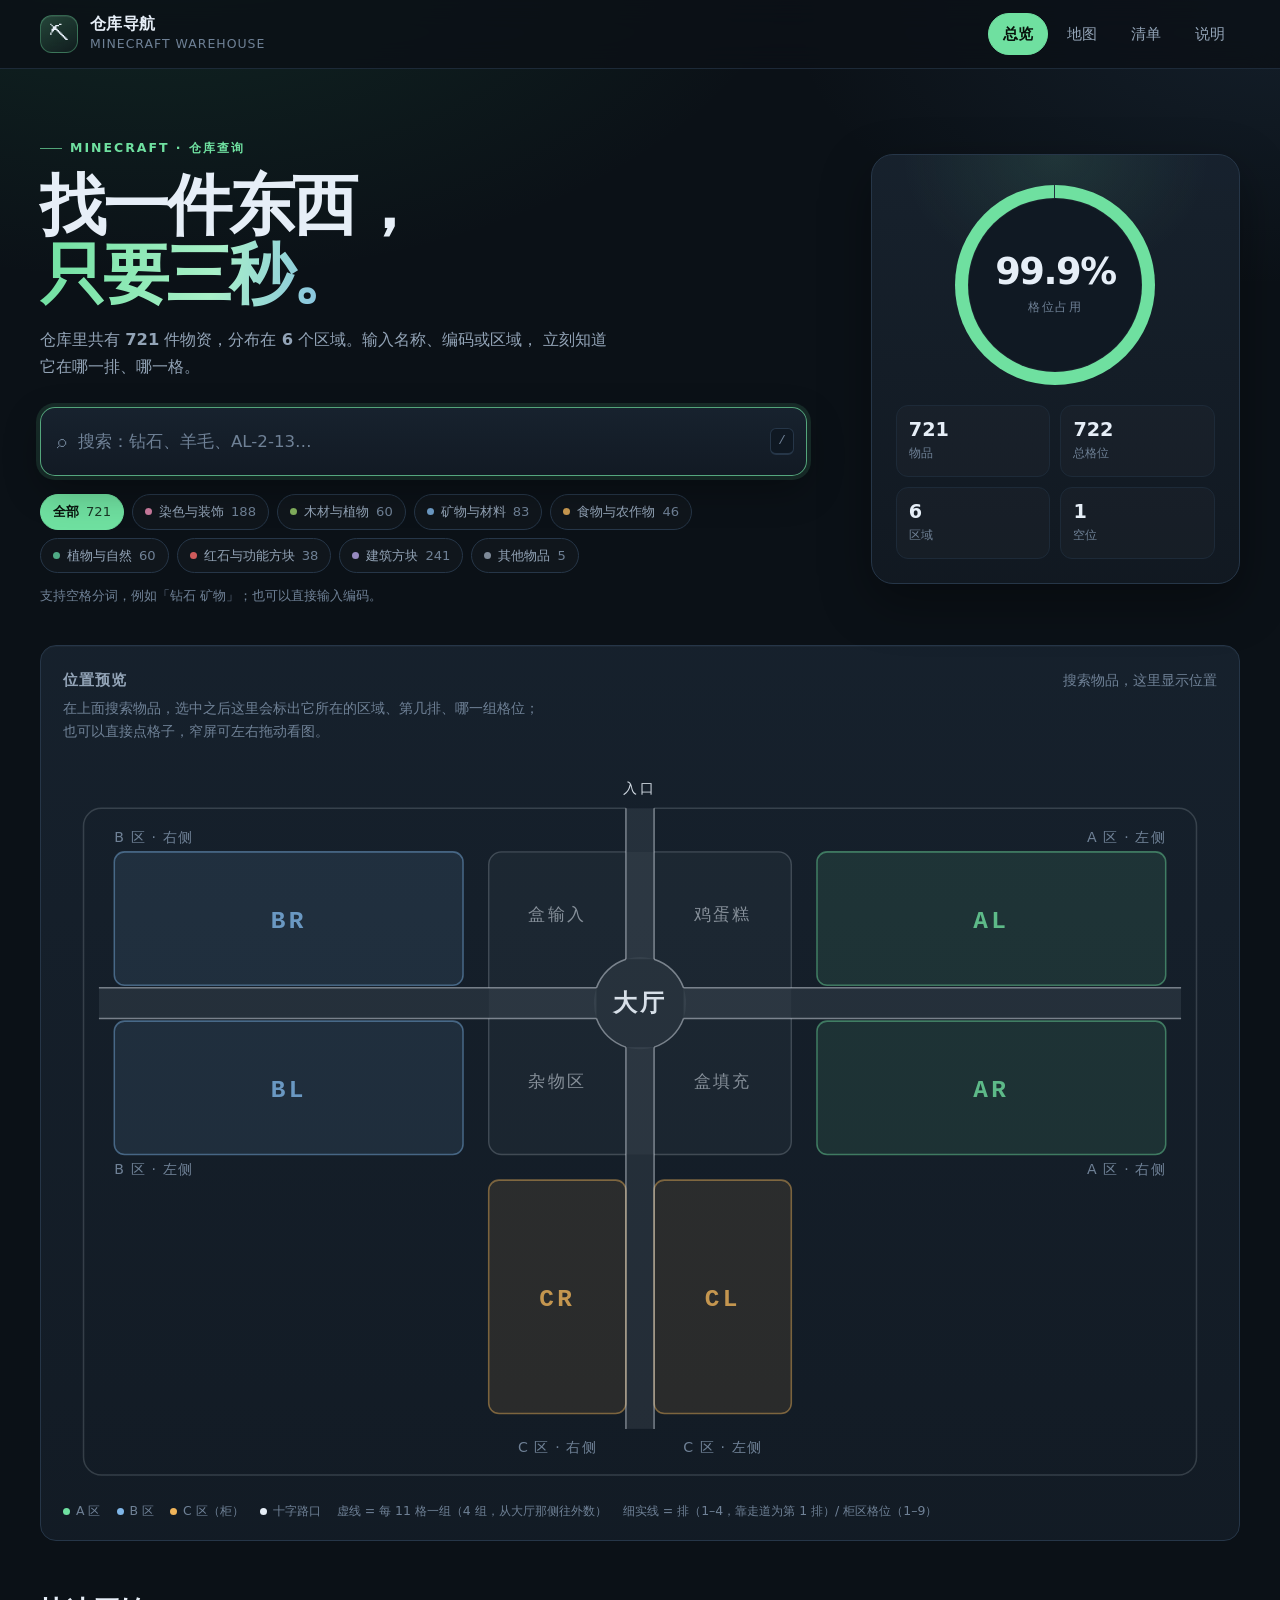
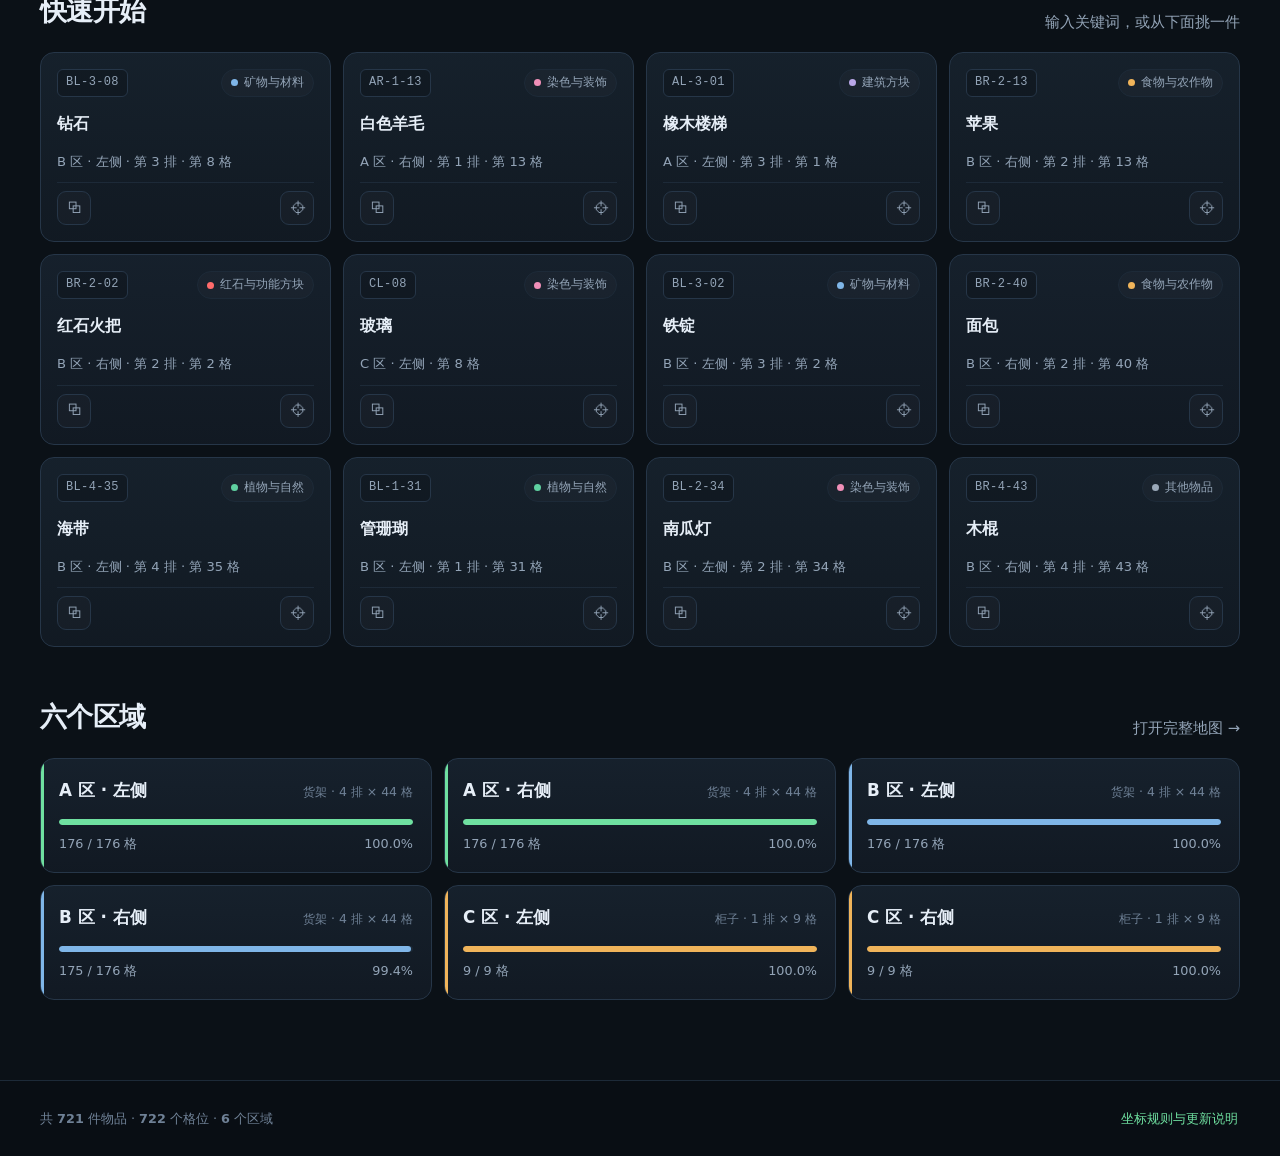
<file: index.html>
<!doctype html>
<html lang="zh-CN">
<head>
  <meta charset="utf-8">
  <meta name="viewport" content="width=device-width, initial-scale=1">
  <title>仓库导航 · Minecraft 物资仓库</title>
  <meta name="description" content="721 件 Minecraft 物资的仓库位置查询：按名称、编码或区域快速定位到排与格。">
  <meta name="theme-color" content="#0b1117">
  <meta property="og:title" content="仓库导航 · Minecraft 物资仓库">
  <meta property="og:description" content="721 件物资，6 个区域。输入名称、编码或区域，立刻知道它在哪里。">
  <meta property="og:type" content="website">
  <link rel="icon" href="data:image/svg+xml,%3Csvg xmlns='http://www.w3.org/2000/svg' viewBox='0 0 64 64'%3E%3Crect width='64' height='64' rx='14' fill='%230b1117'/%3E%3Cpath d='M18 46 L42 22' stroke='%236fe0a0' stroke-width='6' stroke-linecap='round'/%3E%3Cpath d='M26 16 C36 12 46 16 50 24 C42 30 34 28 30 22' fill='none' stroke='%236fe0a0' stroke-width='6' stroke-linecap='round'/%3E%3C/svg%3E">
  <link rel="stylesheet" href="assets/site.css">
</head>
<body data-page="index">
  <a class="skip-link" href="#main">跳到主要内容</a>

  <header class="site-header">
    <div class="shell header-inner">
      <a class="brand" href="index.html">
        <span class="brand-mark" aria-hidden="true">⛏</span>
        <span>
          <strong>仓库导航</strong>
          <small>Minecraft Warehouse</small>
        </span>
      </a>
      <nav class="site-nav" aria-label="主要导航">
        <a href="index.html" data-nav="index" aria-current="page">总览</a>
        <a href="map.html" data-nav="map">地图</a>
        <a href="items.html" data-nav="items">清单</a>
        <a href="about.html" data-nav="about">说明</a>
      </nav>
    </div>
  </header>

  <main id="main" class="page">
    <div class="shell">
      <section class="hero" aria-labelledby="hero-title">
        <div class="hero-copy">
          <p class="eyebrow">Minecraft · 仓库查询</p>
          <h1 id="hero-title">找一件东西，<br><span>只要三秒。</span></h1>
          <p class="lede">
            仓库里共有 <strong data-stat="used">721</strong> 件物资，分布在
            <strong data-stat="zones">6</strong> 个区域。输入名称、编码或区域，
            立刻知道它在哪一排、哪一格。
          </p>

          <form class="search-form" id="search-form" role="search">
            <span class="search-icon" aria-hidden="true">⌕</span>
            <label class="sr-only" for="q">搜索物品</label>
            <input id="q" name="q" type="search" placeholder="搜索：钻石、羊毛、AL-2-13…"
                   autocomplete="off" spellcheck="false" autofocus>
            <button type="button" class="clear-btn" id="clear-btn" hidden>清除</button>
            <kbd>/</kbd>
          </form>

          <div class="chips" id="cat-chips" role="group" aria-label="按分类筛选"></div>
          <p class="hint">支持空格分词，例如「钻石 矿物」；也可以直接输入编码。</p>
        </div>

        <aside class="hero-panel" aria-label="仓库占用情况">
          <div class="ring" id="ring">
            <div class="ring-inner">
              <strong id="ring-rate">—</strong>
              <span>格位占用</span>
            </div>
          </div>
          <div class="mini-stats">
            <div class="mini-stat"><strong data-stat="used">721</strong><span>物品</span></div>
            <div class="mini-stat"><strong data-stat="total">722</strong><span>总格位</span></div>
            <div class="mini-stat"><strong data-stat="zones">6</strong><span>区域</span></div>
            <div class="mini-stat"><strong data-stat="empty">1</strong><span>空位</span></div>
          </div>
        </aside>
      </section>

      <section class="panel schematic-card" aria-labelledby="home-schematic-title">
        <div class="schematic-head">
          <div>
            <h2 id="home-schematic-title">位置预览</h2>
            <p>在上面搜索物品，选中之后这里会标出它所在的区域、第几排、哪一组格位；也可以直接点格子，窄屏可左右拖动看图。</p>
          </div>
          <p class="schematic-readout idle" data-schematic-readout>搜索物品，这里显示位置</p>
        </div>
        <div class="schematic-host" data-schematic></div>
        <div class="schematic-legend">
          <span><i class="dot" style="background:#6fe0a0"></i>A 区</span>
          <span><i class="dot" style="background:#7fb6e8"></i>B 区</span>
          <span><i class="dot" style="background:#f0b45a"></i>C 区（柜）</span>
          <span><i class="dot" style="background:#e6eef7"></i>十字路口</span>
          <span>虚线 = 每 11 格一组（4 组，从大厅那侧往外数）</span>
          <span>细实线 = 排（1–4，靠走道为第 1 排）/ 柜区格位（1–9）</span>
        </div>
      </section>

      <section class="section" id="results-section" aria-labelledby="results-title">
        <div class="section-head">
          <h2 id="results-title">快速开始</h2>
          <p id="result-count" aria-live="polite">输入关键词，或从下面挑一件</p>
        </div>
        <div class="result-grid" id="results"></div>
        <div class="empty" id="empty" hidden></div>
      </section>

      <section class="section" id="recent-section" aria-labelledby="recent-title" hidden>
        <div class="section-head">
          <h2 id="recent-title">最近查看</h2>
          <button type="button" class="btn ghost small" id="clear-recent">清空记录</button>
        </div>
        <div class="recent-list" id="recent-list"></div>
      </section>

      <section class="section" aria-labelledby="zones-title">
        <div class="section-head">
          <h2 id="zones-title">六个区域</h2>
          <a href="map.html">打开完整地图 →</a>
        </div>
        <div class="zone-grid" id="zone-grid"></div>
      </section>
    </div>
  </main>

  <footer class="site-footer">
    <div class="shell footer-inner">
      <p>
        共 <strong data-stat="used">721</strong> 件物品 ·
        <strong data-stat="total">722</strong> 个格位 ·
        <strong data-stat="zones">6</strong> 个区域
      </p>
      <p><a href="about.html">坐标规则与更新说明</a></p>
    </div>
  </footer>

  <script src="assets/data.js"></script>
  <script src="assets/core.js"></script>
  <script src="assets/ui.js"></script>
  <script src="assets/schematic.js"></script>
  <script src="assets/index.js"></script>
</body>
</html>
</file>
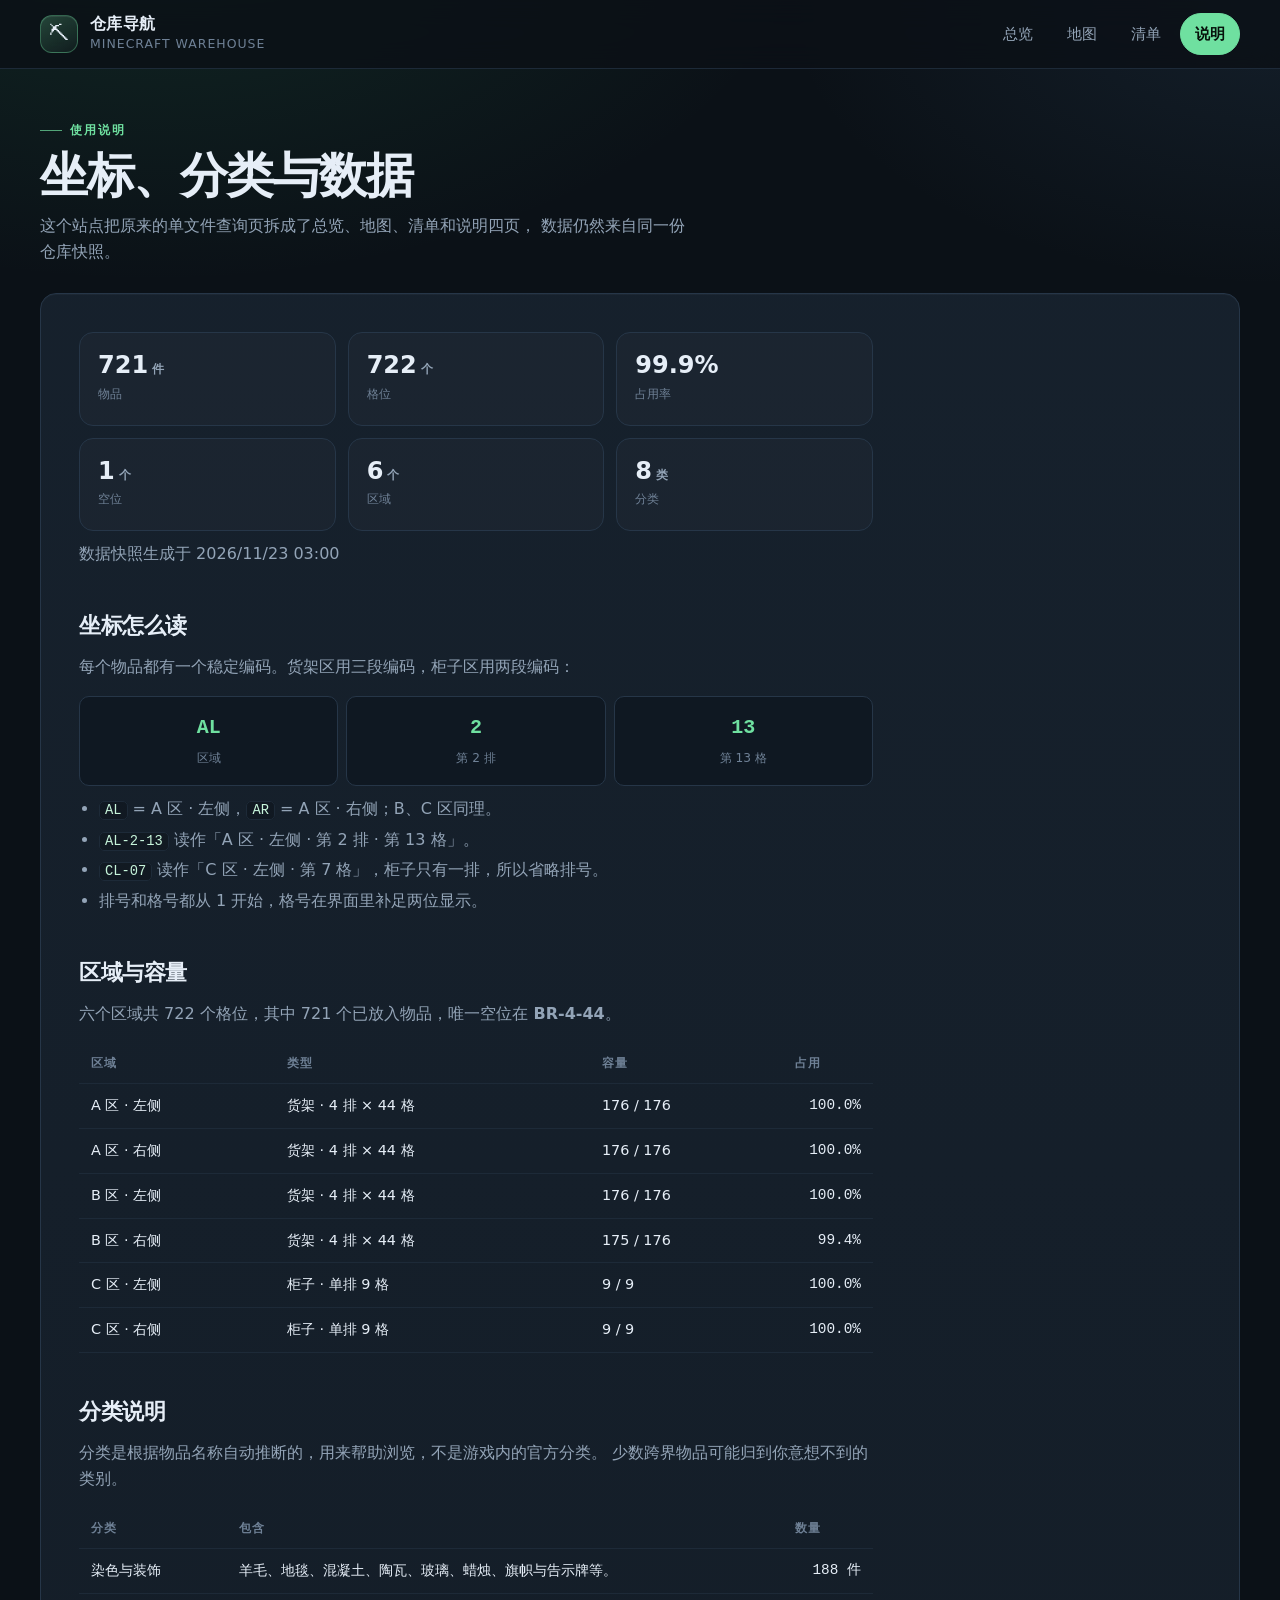
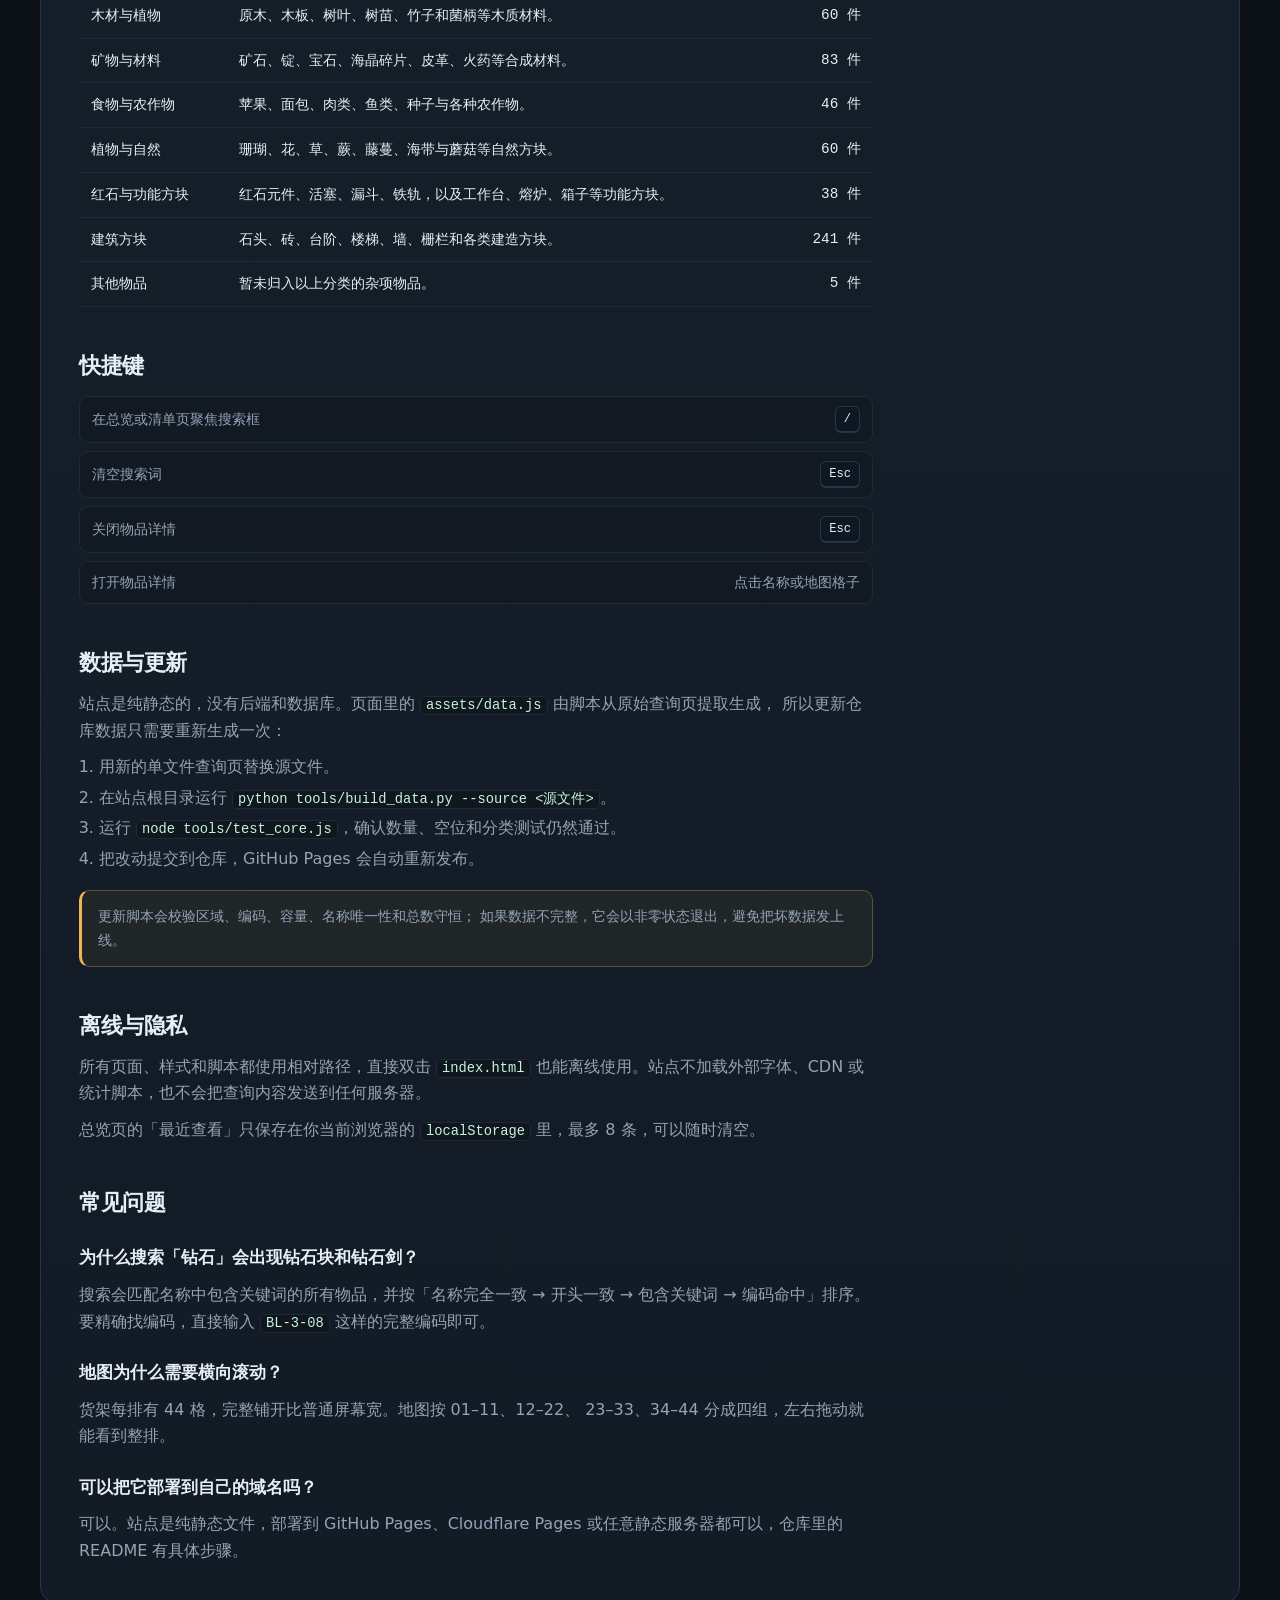
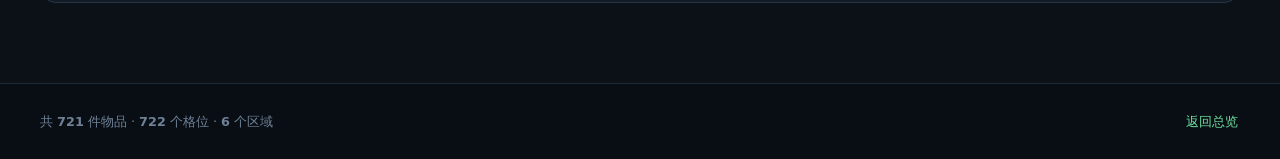
<file: about.html>
<!doctype html>
<html lang="zh-CN">
<head>
  <meta charset="utf-8">
  <meta name="viewport" content="width=device-width, initial-scale=1">
  <title>说明 · 仓库导航</title>
  <meta name="description" content="仓库导航的坐标规则、区域容量、分类说明、快捷键与数据更新方式。">
  <meta name="theme-color" content="#0b1117">
  <meta property="og:title" content="说明 · 仓库导航">
  <meta property="og:description" content="坐标规则、区域容量、分类说明与数据更新方式。">
  <meta property="og:type" content="website">
  <link rel="icon" href="data:image/svg+xml,%3Csvg xmlns='http://www.w3.org/2000/svg' viewBox='0 0 64 64'%3E%3Crect width='64' height='64' rx='14' fill='%230b1117'/%3E%3Cpath d='M18 46 L42 22' stroke='%236fe0a0' stroke-width='6' stroke-linecap='round'/%3E%3Cpath d='M26 16 C36 12 46 16 50 24 C42 30 34 28 30 22' fill='none' stroke='%236fe0a0' stroke-width='6' stroke-linecap='round'/%3E%3C/svg%3E">
  <link rel="stylesheet" href="assets/site.css">
</head>
<body data-page="about">
  <a class="skip-link" href="#main">跳到主要内容</a>

  <header class="site-header">
    <div class="shell header-inner">
      <a class="brand" href="index.html">
        <span class="brand-mark" aria-hidden="true">⛏</span>
        <span>
          <strong>仓库导航</strong>
          <small>Minecraft Warehouse</small>
        </span>
      </a>
      <nav class="site-nav" aria-label="主要导航">
        <a href="index.html" data-nav="index">总览</a>
        <a href="map.html" data-nav="map">地图</a>
        <a href="items.html" data-nav="items">清单</a>
        <a href="about.html" data-nav="about" aria-current="page">说明</a>
      </nav>
    </div>
  </header>

  <main id="main" class="page">
    <div class="shell">
      <div class="page-head">
        <div>
          <p class="eyebrow">使用说明</p>
          <h1>坐标、分类与数据</h1>
          <p class="lede">
            这个站点把原来的单文件查询页拆成了总览、地图、清单和说明四页，
            数据仍然来自同一份仓库快照。
          </p>
        </div>
      </div>

      <article class="panel prose-panel">
        <div class="prose">
          <div class="info-grid" id="about-stats"></div>
          <p class="faint" id="generated-at"></p>

          <h2>坐标怎么读</h2>
          <p>
            每个物品都有一个稳定编码。货架区用三段编码，柜子区用两段编码：
          </p>
          <div class="coord-example" aria-label="编码 AL-2-13 的拆解">
            <div class="coord-cell"><strong>AL</strong><span>区域</span></div>
            <div class="coord-cell"><strong>2</strong><span>第 2 排</span></div>
            <div class="coord-cell"><strong>13</strong><span>第 13 格</span></div>
          </div>
          <ul>
            <li><code>AL</code> = A 区 · 左侧，<code>AR</code> = A 区 · 右侧；B、C 区同理。</li>
            <li><code>AL-2-13</code> 读作「A 区 · 左侧 · 第 2 排 · 第 13 格」。</li>
            <li><code>CL-07</code> 读作「C 区 · 左侧 · 第 7 格」，柜子只有一排，所以省略排号。</li>
            <li>排号和格号都从 1 开始，格号在界面里补足两位显示。</li>
          </ul>

          <h2>区域与容量</h2>
          <p>
            六个区域共 722 个格位，其中 721 个已放入物品，唯一空位在
            <strong>BR-4-44</strong>。
          </p>
          <table class="cat-table">
            <thead>
              <tr>
                <th scope="col">区域</th>
                <th scope="col">类型</th>
                <th scope="col">容量</th>
                <th scope="col">占用</th>
              </tr>
            </thead>
            <tbody id="zone-rows"></tbody>
          </table>

          <h2>分类说明</h2>
          <p>
            分类是根据物品名称自动推断的，用来帮助浏览，不是游戏内的官方分类。
            少数跨界物品可能归到你意想不到的类别。
          </p>
          <table class="cat-table">
            <thead>
              <tr>
                <th scope="col">分类</th>
                <th scope="col">包含</th>
                <th scope="col">数量</th>
              </tr>
            </thead>
            <tbody id="cat-rows"></tbody>
          </table>

          <h2>快捷键</h2>
          <div class="kbd-list">
            <div class="kbd-row"><span>在总览或清单页聚焦搜索框</span><kbd>/</kbd></div>
            <div class="kbd-row"><span>清空搜索词</span><kbd>Esc</kbd></div>
            <div class="kbd-row"><span>关闭物品详情</span><kbd>Esc</kbd></div>
            <div class="kbd-row"><span>打开物品详情</span><span>点击名称或地图格子</span></div>
          </div>

          <h2>数据与更新</h2>
          <p>
            站点是纯静态的，没有后端和数据库。页面里的
            <code>assets/data.js</code> 由脚本从原始查询页提取生成，
            所以更新仓库数据只需要重新生成一次：
          </p>
          <ol>
            <li>用新的单文件查询页替换源文件。</li>
            <li>在站点根目录运行 <code>python tools/build_data.py --source &lt;源文件&gt;</code>。</li>
            <li>运行 <code>node tools/test_core.js</code>，确认数量、空位和分类测试仍然通过。</li>
            <li>把改动提交到仓库，GitHub Pages 会自动重新发布。</li>
          </ol>
          <div class="note">
            更新脚本会校验区域、编码、容量、名称唯一性和总数守恒；
            如果数据不完整，它会以非零状态退出，避免把坏数据发上线。
          </div>

          <h2>离线与隐私</h2>
          <p>
            所有页面、样式和脚本都使用相对路径，直接双击
            <code>index.html</code> 也能离线使用。站点不加载外部字体、CDN
            或统计脚本，也不会把查询内容发送到任何服务器。
          </p>
          <p>
            总览页的「最近查看」只保存在你当前浏览器的
            <code>localStorage</code> 里，最多 8 条，可以随时清空。
          </p>

          <h2>常见问题</h2>
          <h3>为什么搜索「钻石」会出现钻石块和钻石剑？</h3>
          <p>
            搜索会匹配名称中包含关键词的所有物品，并按「名称完全一致 →
            开头一致 → 包含关键词 → 编码命中」排序。要精确找编码，直接输入
            <code>BL-3-08</code> 这样的完整编码即可。
          </p>
          <h3>地图为什么需要横向滚动？</h3>
          <p>
            货架每排有 44 格，完整铺开比普通屏幕宽。地图按 01–11、12–22、
            23–33、34–44 分成四组，左右拖动就能看到整排。
          </p>
          <h3>可以把它部署到自己的域名吗？</h3>
          <p>
            可以。站点是纯静态文件，部署到 GitHub Pages、Cloudflare Pages
            或任意静态服务器都可以，仓库里的 README 有具体步骤。
          </p>
        </div>
      </article>
    </div>
  </main>

  <footer class="site-footer">
    <div class="shell footer-inner">
      <p>
        共 <strong data-stat="used">721</strong> 件物品 ·
        <strong data-stat="total">722</strong> 个格位 ·
        <strong data-stat="zones">6</strong> 个区域
      </p>
      <p><a href="index.html">返回总览</a></p>
    </div>
  </footer>

  <script src="assets/data.js"></script>
  <script src="assets/core.js"></script>
  <script src="assets/ui.js"></script>
  <script src="assets/about.js"></script>
</body>
</html>
</file>
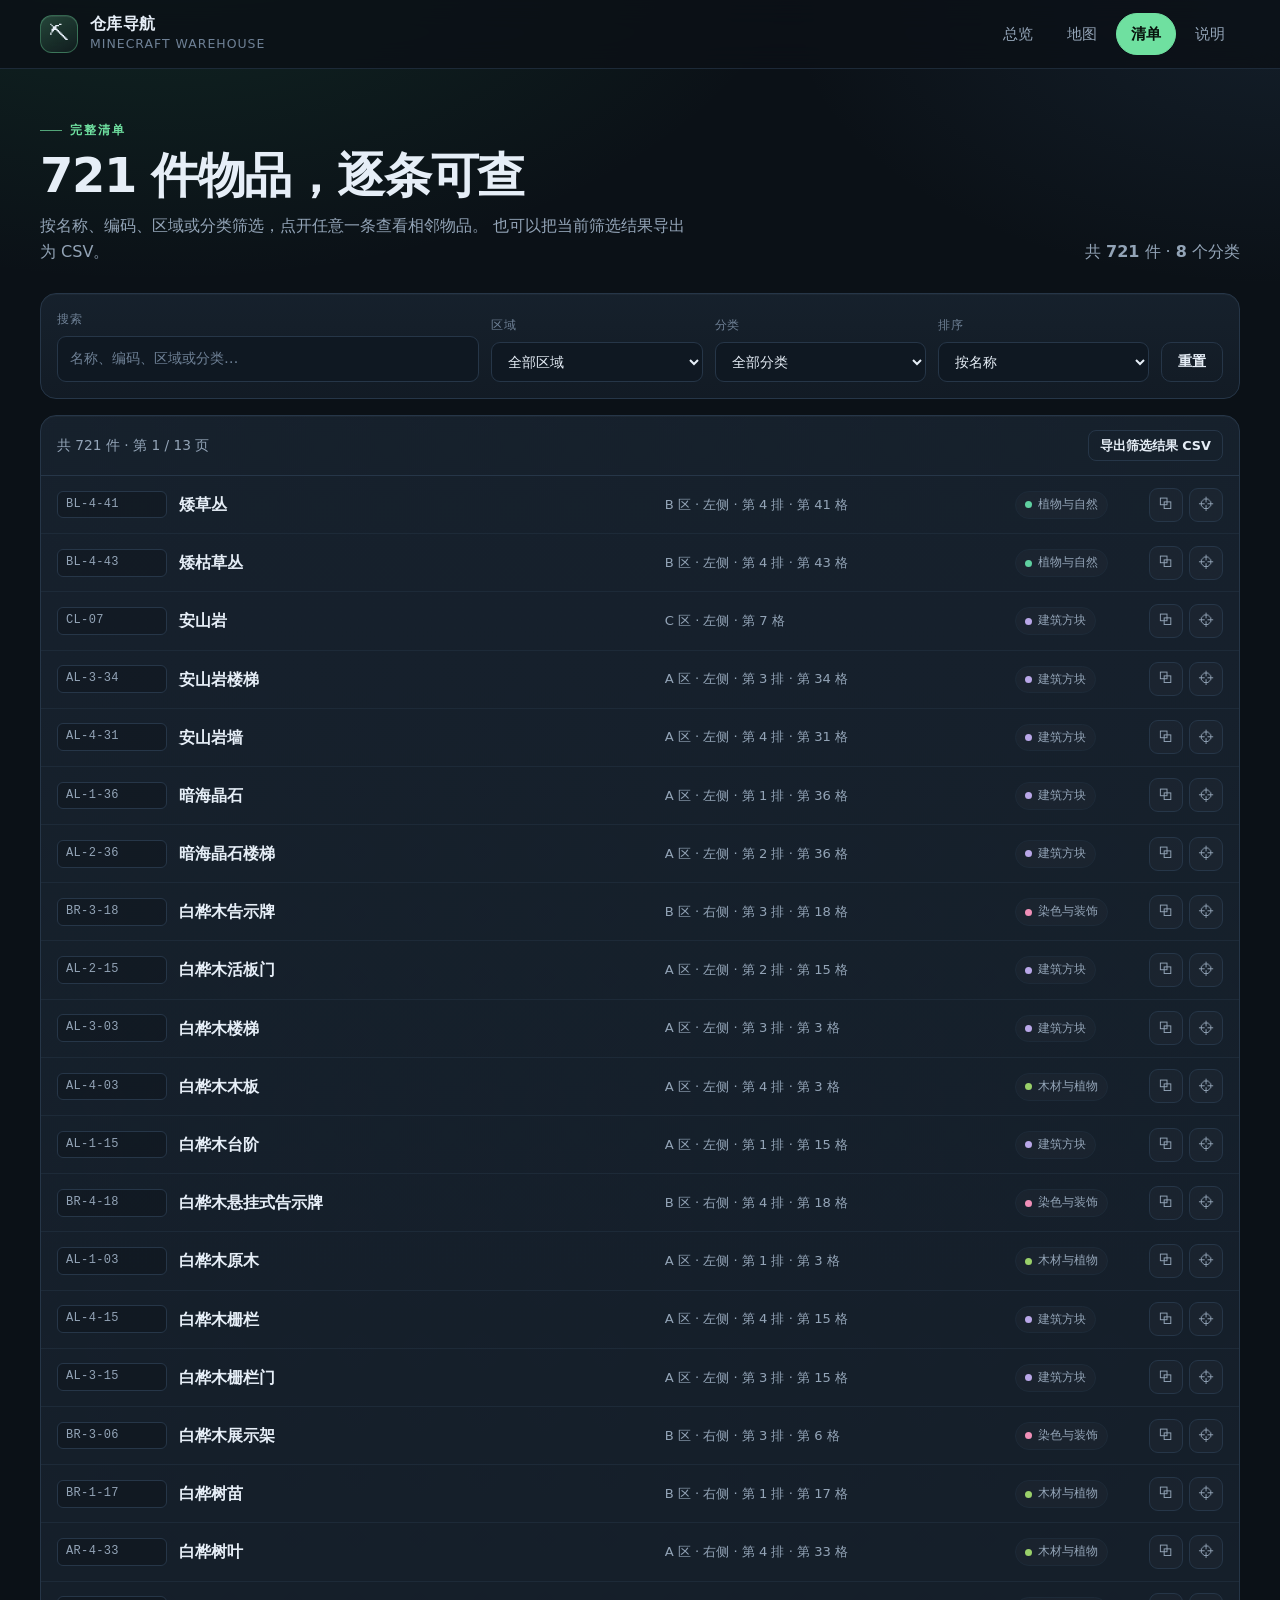
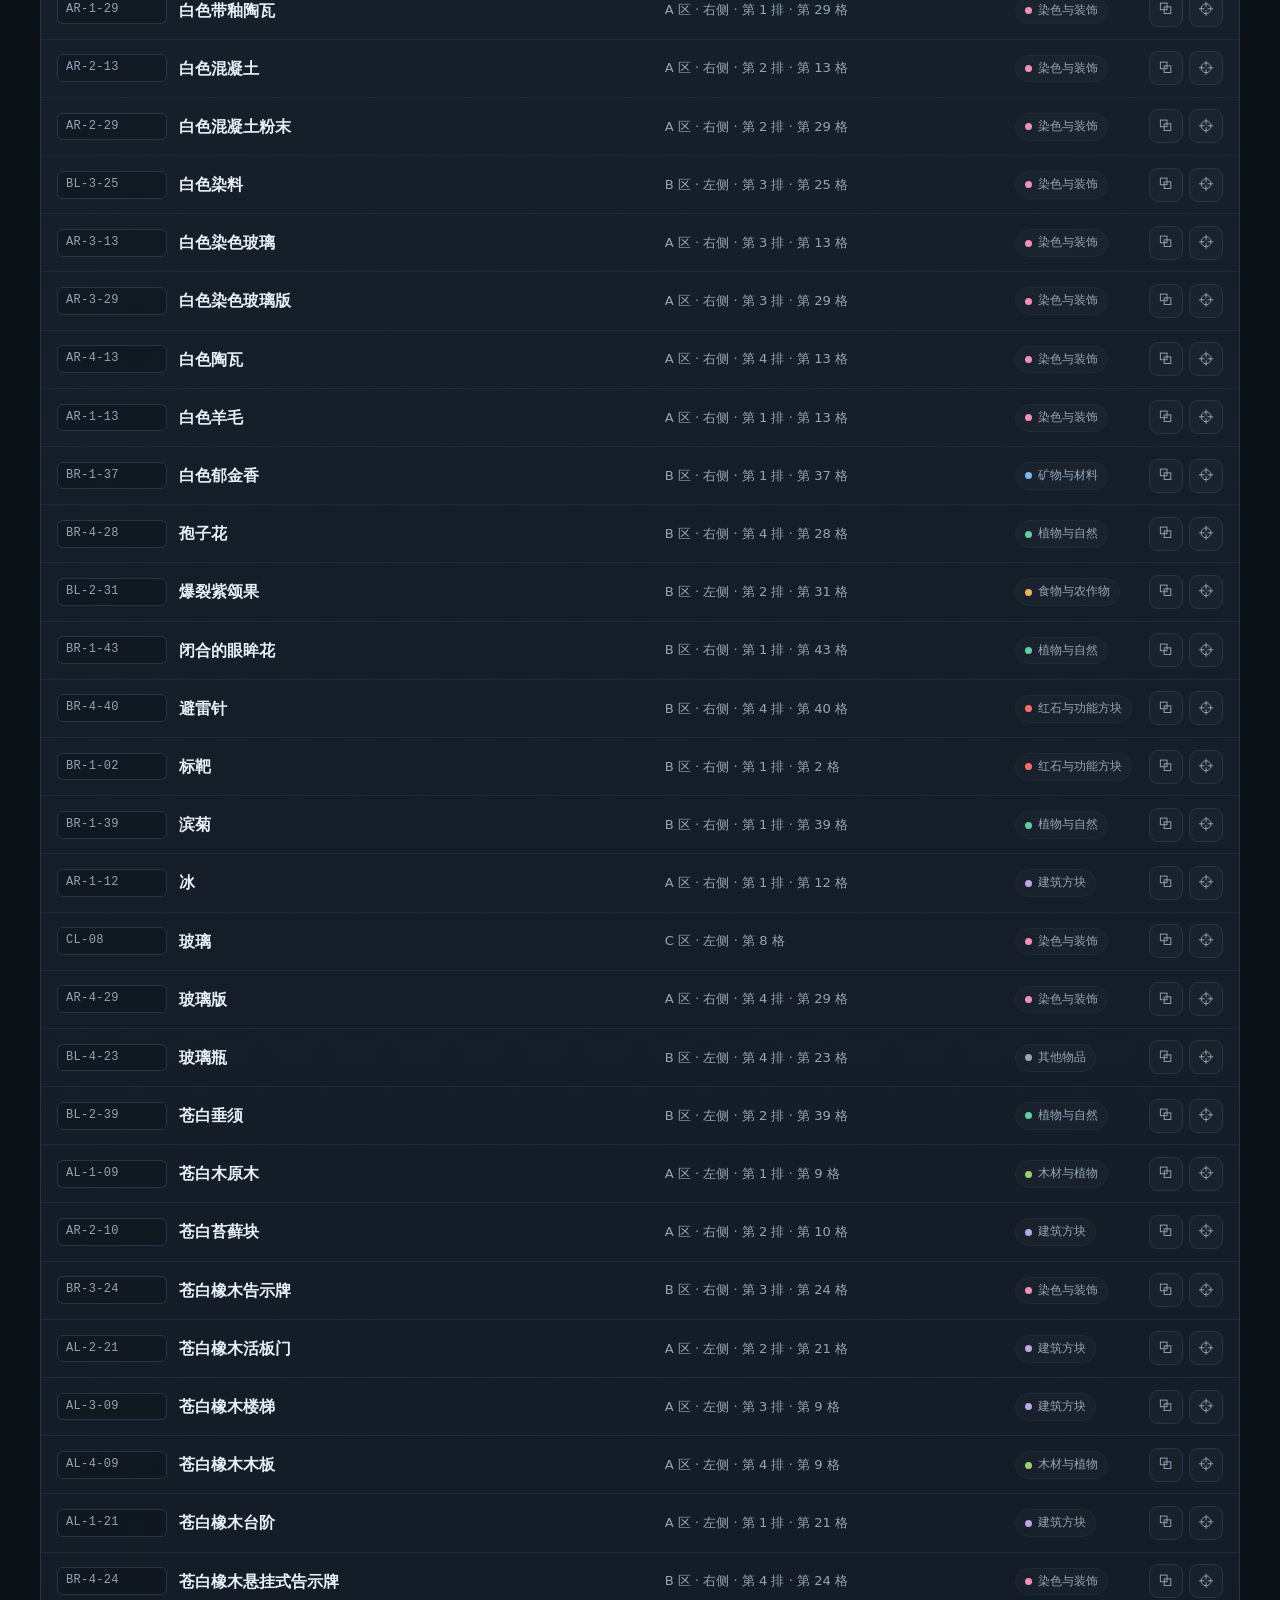
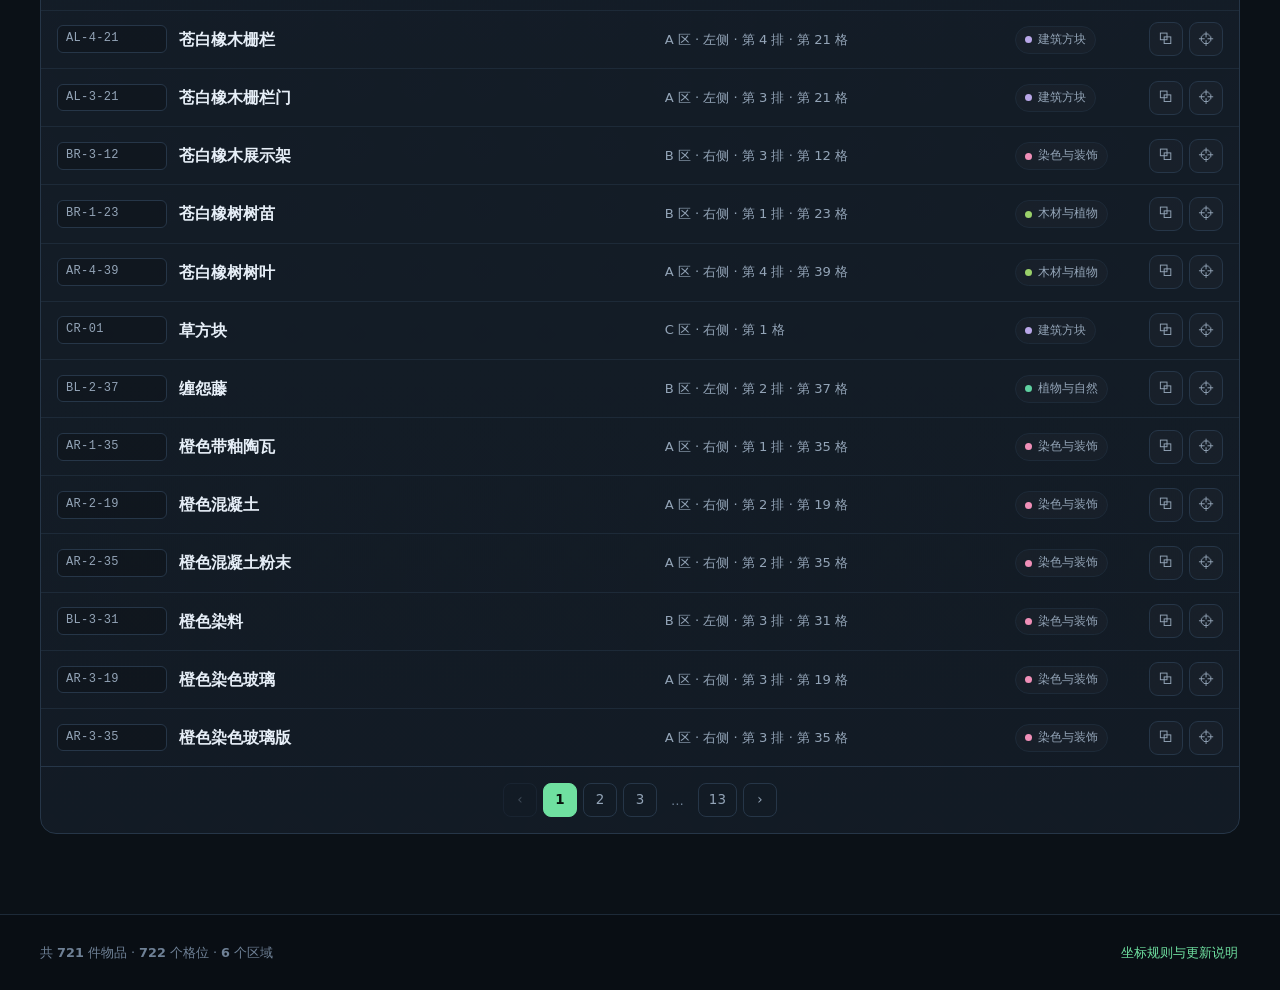
<file: items.html>
<!doctype html>
<html lang="zh-CN">
<head>
  <meta charset="utf-8">
  <meta name="viewport" content="width=device-width, initial-scale=1">
  <title>完整清单 · 仓库导航</title>
  <meta name="description" content="Minecraft 仓库 721 件物品的完整清单：按区域、分类和名称筛选，支持导出 CSV。">
  <meta name="theme-color" content="#0b1117">
  <meta property="og:title" content="完整清单 · 仓库导航">
  <meta property="og:description" content="721 件物品，逐条可查；按区域、分类、名称筛选并导出 CSV。">
  <meta property="og:type" content="website">
  <link rel="icon" href="data:image/svg+xml,%3Csvg xmlns='http://www.w3.org/2000/svg' viewBox='0 0 64 64'%3E%3Crect width='64' height='64' rx='14' fill='%230b1117'/%3E%3Cpath d='M18 46 L42 22' stroke='%236fe0a0' stroke-width='6' stroke-linecap='round'/%3E%3Cpath d='M26 16 C36 12 46 16 50 24 C42 30 34 28 30 22' fill='none' stroke='%236fe0a0' stroke-width='6' stroke-linecap='round'/%3E%3C/svg%3E">
  <link rel="stylesheet" href="assets/site.css">
</head>
<body data-page="items">
  <a class="skip-link" href="#main">跳到主要内容</a>

  <header class="site-header">
    <div class="shell header-inner">
      <a class="brand" href="index.html">
        <span class="brand-mark" aria-hidden="true">⛏</span>
        <span>
          <strong>仓库导航</strong>
          <small>Minecraft Warehouse</small>
        </span>
      </a>
      <nav class="site-nav" aria-label="主要导航">
        <a href="index.html" data-nav="index">总览</a>
        <a href="map.html" data-nav="map">地图</a>
        <a href="items.html" data-nav="items" aria-current="page">清单</a>
        <a href="about.html" data-nav="about">说明</a>
      </nav>
    </div>
  </header>

  <main id="main" class="page">
    <div class="shell">
      <div class="page-head">
        <div>
          <p class="eyebrow">完整清单</p>
          <h1>721 件物品，逐条可查</h1>
          <p class="lede">
            按名称、编码、区域或分类筛选，点开任意一条查看相邻物品。
            也可以把当前筛选结果导出为 CSV。
          </p>
        </div>
        <p class="muted">
          共 <strong data-stat="used">721</strong> 件 ·
          <strong data-stat="categories">8</strong> 个分类
        </p>
      </div>

      <section class="panel filter-panel" aria-label="筛选条件">
        <form class="filter-grid" id="filters" role="search">
          <div class="field search-field">
            <label for="q">搜索</label>
            <input id="q" name="q" type="search" placeholder="名称、编码、区域或分类…"
                   autocomplete="off" spellcheck="false">
          </div>
          <div class="field">
            <label for="zone-filter">区域</label>
            <select id="zone-filter" name="zone">
              <option value="">全部区域</option>
            </select>
          </div>
          <div class="field">
            <label for="cat-filter">分类</label>
            <select id="cat-filter" name="cat">
              <option value="">全部分类</option>
            </select>
          </div>
          <div class="field">
            <label for="sort-filter">排序</label>
            <select id="sort-filter" name="sort">
              <option value="name">按名称</option>
              <option value="code">按编码</option>
              <option value="zone">按区域</option>
              <option value="category">按分类</option>
              <option value="relevance">按相关度</option>
            </select>
          </div>
          <button type="button" class="btn ghost" id="reset">重置</button>
        </form>
      </section>

      <section class="panel list-panel" aria-label="物品列表">
        <div class="list-head">
          <p id="list-count" aria-live="polite">正在载入…</p>
          <button type="button" class="btn ghost small" id="export">导出筛选结果 CSV</button>
        </div>

        <div class="item-rows" id="rows"></div>
        <div class="empty" id="list-empty" hidden></div>

        <nav class="pager" id="pager" aria-label="分页"></nav>
      </section>
    </div>
  </main>

  <footer class="site-footer">
    <div class="shell footer-inner">
      <p>
        共 <strong data-stat="used">721</strong> 件物品 ·
        <strong data-stat="total">722</strong> 个格位 ·
        <strong data-stat="zones">6</strong> 个区域
      </p>
      <p><a href="about.html">坐标规则与更新说明</a></p>
    </div>
  </footer>

  <script src="assets/data.js"></script>
  <script src="assets/core.js"></script>
  <script src="assets/ui.js"></script>
  <script src="assets/items.js"></script>
</body>
</html>
</file>
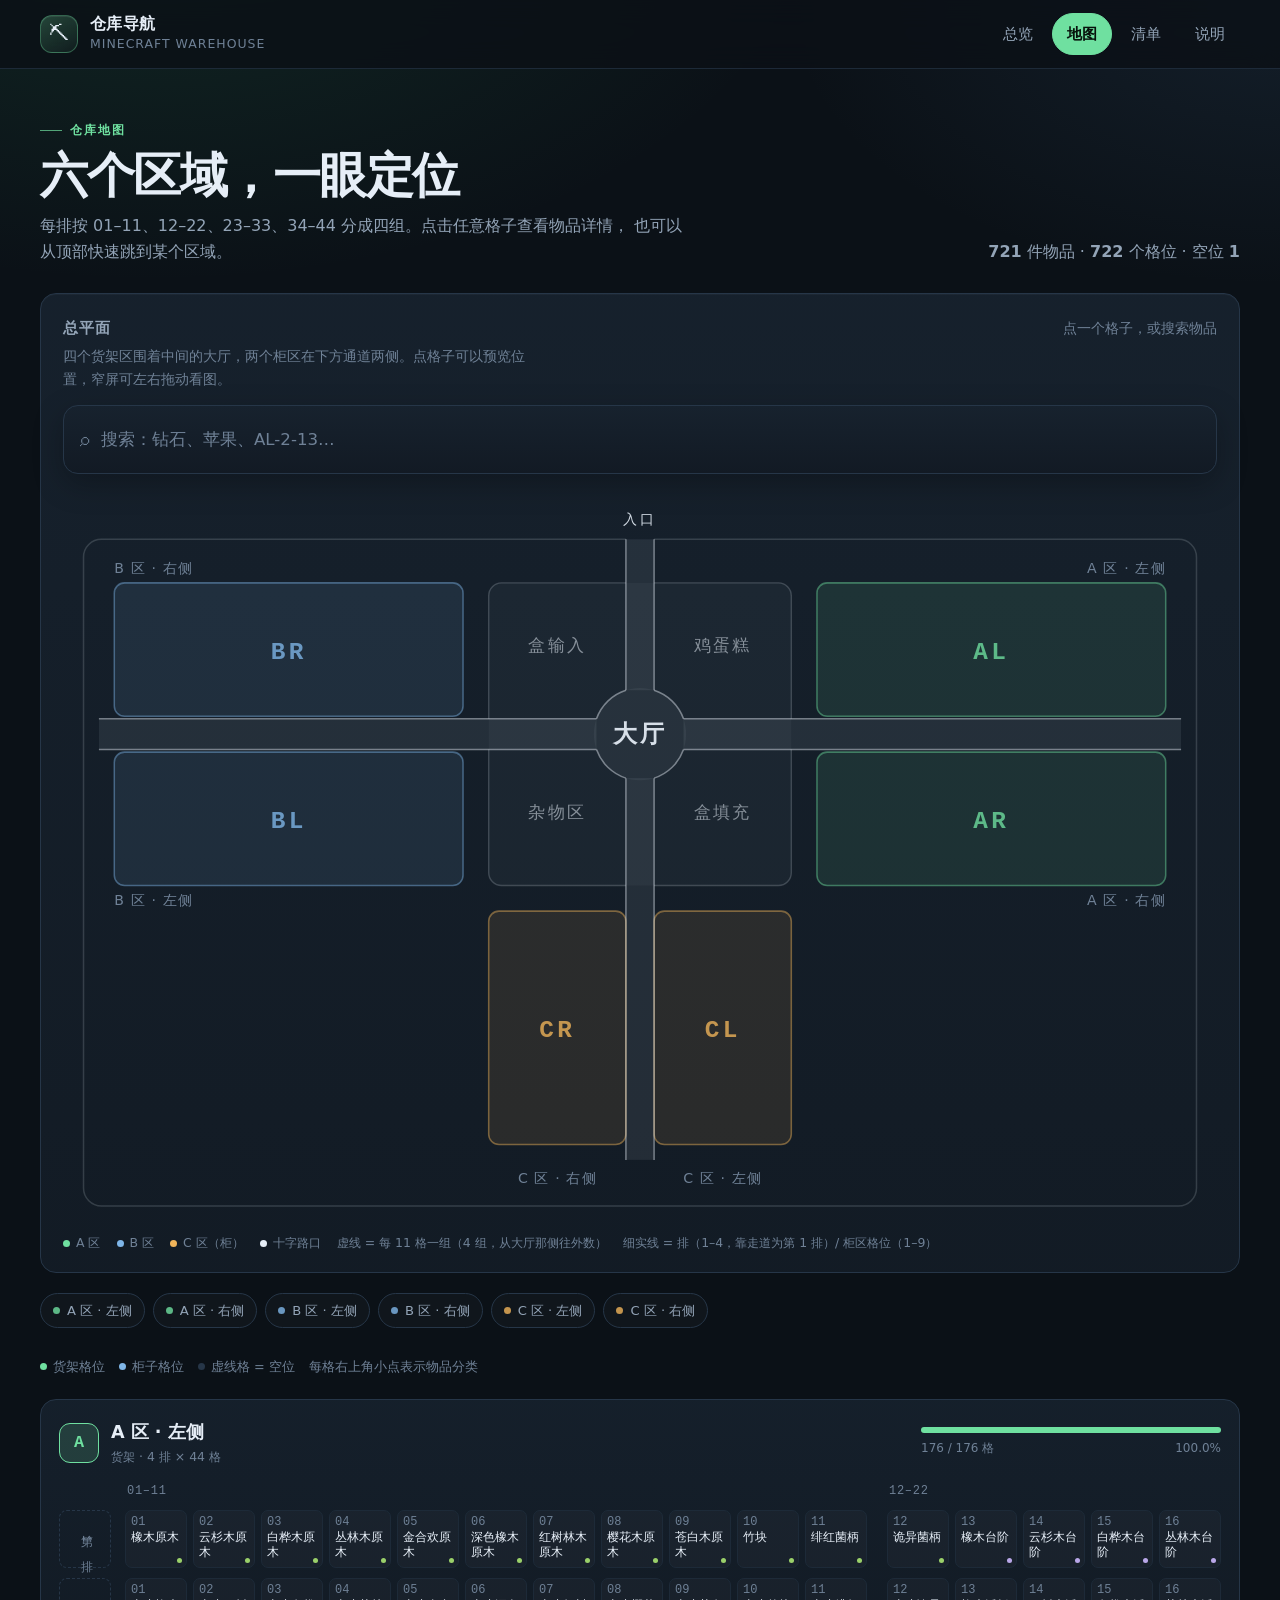
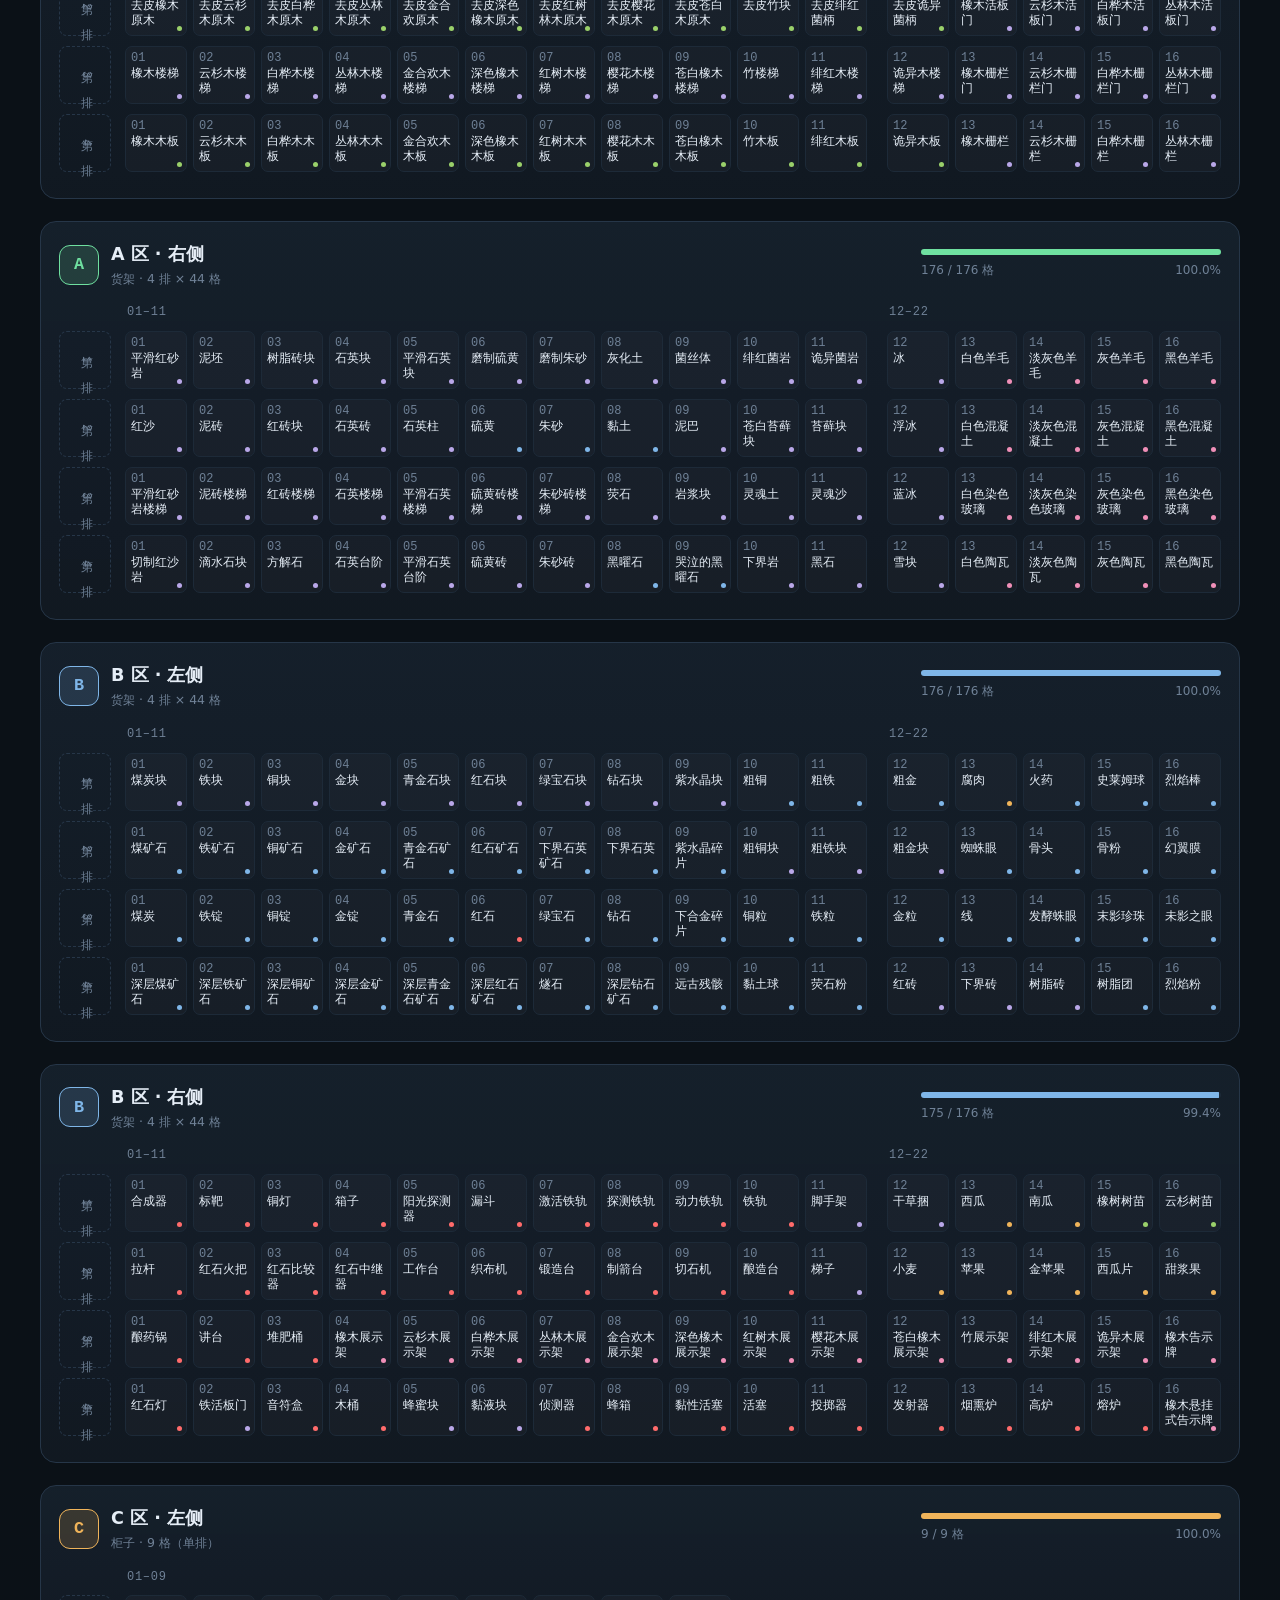
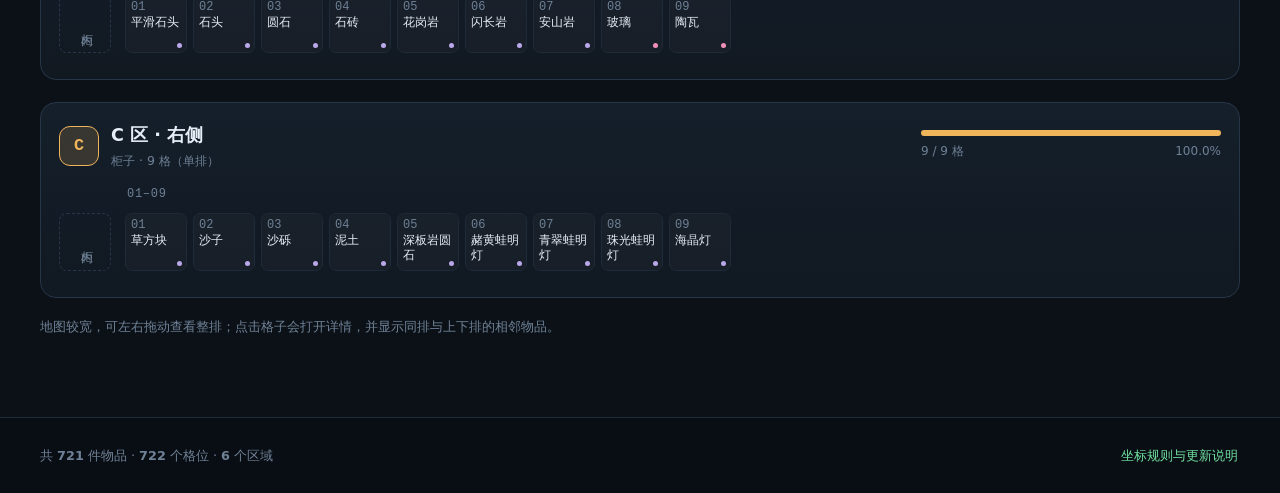
<file: map.html>
<!doctype html>
<html lang="zh-CN">
<head>
  <meta charset="utf-8">
  <meta name="viewport" content="width=device-width, initial-scale=1">
  <title>仓库地图 · 仓库导航</title>
  <meta name="description" content="Minecraft 仓库六个区域的完整地图：按排与格查看 721 件物品的位置，点击任意格子查看详情。">
  <meta name="theme-color" content="#0b1117">
  <meta property="og:title" content="仓库地图 · 仓库导航">
  <meta property="og:description" content="六个区域、722 个格位的完整地图，点击格子查看物品详情。">
  <meta property="og:type" content="website">
  <link rel="icon" href="data:image/svg+xml,%3Csvg xmlns='http://www.w3.org/2000/svg' viewBox='0 0 64 64'%3E%3Crect width='64' height='64' rx='14' fill='%230b1117'/%3E%3Cpath d='M18 46 L42 22' stroke='%236fe0a0' stroke-width='6' stroke-linecap='round'/%3E%3Cpath d='M26 16 C36 12 46 16 50 24 C42 30 34 28 30 22' fill='none' stroke='%236fe0a0' stroke-width='6' stroke-linecap='round'/%3E%3C/svg%3E">
  <link rel="stylesheet" href="assets/site.css">
</head>
<body data-page="map">
  <a class="skip-link" href="#main">跳到主要内容</a>

  <header class="site-header">
    <div class="shell header-inner">
      <a class="brand" href="index.html">
        <span class="brand-mark" aria-hidden="true">⛏</span>
        <span>
          <strong>仓库导航</strong>
          <small>Minecraft Warehouse</small>
        </span>
      </a>
      <nav class="site-nav" aria-label="主要导航">
        <a href="index.html" data-nav="index">总览</a>
        <a href="map.html" data-nav="map" aria-current="page">地图</a>
        <a href="items.html" data-nav="items">清单</a>
        <a href="about.html" data-nav="about">说明</a>
      </nav>
    </div>
  </header>

  <main id="main" class="page">
    <div class="shell">
      <div class="page-head">
        <div>
          <p class="eyebrow">仓库地图</p>
          <h1>六个区域，一眼定位</h1>
          <p class="lede">
            每排按 01–11、12–22、23–33、34–44 分成四组。点击任意格子查看物品详情，
            也可以从顶部快速跳到某个区域。
          </p>
        </div>
        <p class="muted">
          <strong data-stat="used">721</strong> 件物品 ·
          <strong data-stat="total">722</strong> 个格位 ·
          空位 <strong data-stat="empty">1</strong>
        </p>
      </div>

      <section class="panel schematic-card" aria-labelledby="schematic-title">
        <div class="schematic-head">
          <div>
            <h2 id="schematic-title">总平面</h2>
            <p>四个货架区围着中间的大厅，两个柜区在下方通道两侧。点格子可以预览位置，窄屏可左右拖动看图。</p>
          </div>
          <p class="schematic-readout idle" data-schematic-readout>点一个格子，或搜索物品</p>
        </div>
        <form class="search-form schematic-search" role="search">
          <span class="search-icon" aria-hidden="true">⌕</span>
          <label class="sr-only" for="schematic-q">在地图上搜索物品</label>
          <input id="schematic-q" name="schematic-q" type="search" placeholder="搜索：钻石、苹果、AL-2-13…"
                 autocomplete="off" spellcheck="false">
          <button type="button" class="clear-btn" id="schematic-clear" hidden>清除</button>
        </form>
        <div class="schematic-host" data-schematic></div>
        <div class="schematic-legend">
          <span><i class="dot" style="background:#6fe0a0"></i>A 区</span>
          <span><i class="dot" style="background:#7fb6e8"></i>B 区</span>
          <span><i class="dot" style="background:#f0b45a"></i>C 区（柜）</span>
          <span><i class="dot" style="background:#e6eef7"></i>十字路口</span>
          <span>虚线 = 每 11 格一组（4 组，从大厅那侧往外数）</span>
          <span>细实线 = 排（1–4，靠走道为第 1 排）/ 柜区格位（1–9）</span>
        </div>
      </section>

      <nav class="map-toolbar" id="zone-jump" aria-label="区域快速跳转"></nav>

      <div class="map-legend" aria-label="图例">
        <span><span class="dot" style="background:#6fe0a0"></span>货架格位</span>
        <span><span class="dot" style="background:#7fb6e8"></span>柜子格位</span>
        <span><span class="dot" style="background:#263648"></span>虚线格 = 空位</span>
        <span>每格右上角小点表示物品分类</span>
      </div>

      <div id="map-zones"></div>

      <p class="map-tip">
        地图较宽，可左右拖动查看整排；点击格子会打开详情，并显示同排与上下排的相邻物品。
      </p>
    </div>
  </main>

  <footer class="site-footer">
    <div class="shell footer-inner">
      <p>
        共 <strong data-stat="used">721</strong> 件物品 ·
        <strong data-stat="total">722</strong> 个格位 ·
        <strong data-stat="zones">6</strong> 个区域
      </p>
      <p><a href="about.html">坐标规则与更新说明</a></p>
    </div>
  </footer>

  <script src="assets/data.js"></script>
  <script src="assets/core.js"></script>
  <script src="assets/ui.js"></script>
  <script src="assets/schematic.js"></script>
  <script src="assets/map.js"></script>
</body>
</html>
</file>
<file: assets/site.css>
/* ==========================================================================
   仓库导航 · 站点样式
   深色底 + 翠绿强调；不依赖外部字体或 CDN。
   ========================================================================== */

:root {
  color-scheme: dark;
  --bg: #0b1117;
  --bg-soft: #0e161f;
  --panel: #131c26;
  --panel-2: #17222e;
  --line: #263648;
  --line-soft: #1d2a38;
  --text: #e6eef7;
  --muted: #93a4b7;
  --faint: #6f8196;
  --accent: #6fe0a0;
  --accent-deep: #2f9e68;
  --accent-soft: rgba(111, 224, 160, 0.12);
  --danger: #ff7b7b;
  --amber: #f0b45a;
  --blue: #7fb6e8;
  --radius: 16px;
  --radius-sm: 10px;
  --shadow: 0 18px 50px rgba(0, 0, 0, 0.35);
  --font: "Segoe UI", "Microsoft YaHei UI", "Microsoft YaHei", "PingFang SC",
    "Hiragino Sans GB", system-ui, -apple-system, sans-serif;
  --mono: "Cascadia Code", "SFMono-Regular", Consolas, "Liberation Mono",
    monospace;
  --max: 1200px;
}

*,
*::before,
*::after {
  box-sizing: border-box;
}

html {
  -webkit-text-size-adjust: 100%;
  scroll-behavior: smooth;
}

body {
  margin: 0;
  min-height: 100vh;
  font-family: var(--font);
  font-size: 16px;
  line-height: 1.65;
  color: var(--text);
  background:
    radial-gradient(1100px 620px at 12% -10%, rgba(47, 158, 104, 0.16), transparent 60%),
    radial-gradient(900px 520px at 100% 0%, rgba(74, 116, 160, 0.14), transparent 55%),
    var(--bg);
  background-attachment: fixed;
}

img,
svg {
  max-width: 100%;
}

a {
  color: var(--accent);
  text-decoration: none;
}

a:hover {
  text-decoration: underline;
  text-underline-offset: 3px;
}

button,
input,
select,
textarea {
  font: inherit;
  color: inherit;
}

button {
  cursor: pointer;
}

h1,
h2,
h3,
h4,
p {
  margin: 0;
}

ul,
ol {
  margin: 0;
  padding-left: 1.25em;
}

::selection {
  background: rgba(111, 224, 160, 0.3);
  color: #fff;
}

:focus-visible {
  outline: 2px solid var(--accent);
  outline-offset: 3px;
  border-radius: 6px;
}

.sr-only {
  position: absolute;
  width: 1px;
  height: 1px;
  padding: 0;
  margin: -1px;
  overflow: hidden;
  clip: rect(0 0 0 0);
  white-space: nowrap;
  border: 0;
}

.skip-link {
  position: fixed;
  left: 16px;
  top: -60px;
  z-index: 100;
  padding: 10px 16px;
  border-radius: 10px;
  background: var(--accent);
  color: #07110b;
  font-weight: 700;
  transition: top 0.15s ease;
}

.skip-link:focus {
  top: 12px;
  text-decoration: none;
}

.shell {
  width: min(100% - 40px, var(--max));
  margin-inline: auto;
}

/* ---------- 顶部导航 ---------- */

.site-header {
  position: sticky;
  top: 0;
  z-index: 30;
  border-bottom: 1px solid rgba(38, 54, 72, 0.7);
  background: rgba(11, 17, 23, 0.82);
  backdrop-filter: blur(14px);
}

.header-inner {
  display: flex;
  align-items: center;
  justify-content: space-between;
  gap: 20px;
  min-height: 68px;
}

.brand {
  display: inline-flex;
  align-items: center;
  gap: 12px;
  color: var(--text);
  text-decoration: none;
  min-width: 0;
}

.brand:hover {
  text-decoration: none;
}

.brand-mark {
  display: grid;
  place-items: center;
  width: 38px;
  height: 38px;
  flex: 0 0 auto;
  border-radius: 12px;
  border: 1px solid rgba(111, 224, 160, 0.35);
  background: linear-gradient(150deg, rgba(111, 224, 160, 0.25), rgba(111, 224, 160, 0.05));
  font-size: 20px;
  box-shadow: inset 0 1px 0 rgba(255, 255, 255, 0.08);
}

.brand strong {
  display: block;
  font-size: 1.02rem;
  letter-spacing: 0.02em;
  line-height: 1.25;
}

.brand small {
  display: block;
  color: var(--faint);
  font-size: 0.78rem;
  letter-spacing: 0.08em;
  text-transform: uppercase;
}

.site-nav {
  display: flex;
  align-items: center;
  gap: 4px;
  flex-wrap: wrap;
}

.site-nav a {
  padding: 8px 14px;
  border-radius: 999px;
  color: var(--muted);
  font-size: 0.94rem;
  text-decoration: none;
  border: 1px solid transparent;
  transition: color 0.15s ease, background 0.15s ease, border-color 0.15s ease;
}

.site-nav a:hover {
  color: var(--text);
  background: rgba(255, 255, 255, 0.04);
  text-decoration: none;
}

.site-nav a[aria-current="page"] {
  color: #07110b;
  background: var(--accent);
  border-color: var(--accent);
  font-weight: 700;
}

/* ---------- 页面骨架 ---------- */

.page {
  padding: 44px 0 80px;
}

.eyebrow {
  display: inline-flex;
  align-items: center;
  gap: 8px;
  color: var(--accent);
  font-size: 0.78rem;
  font-weight: 700;
  letter-spacing: 0.16em;
  text-transform: uppercase;
}

.eyebrow::before {
  content: "";
  width: 22px;
  height: 1px;
  background: currentColor;
  opacity: 0.7;
}

.page-head {
  display: flex;
  align-items: flex-end;
  justify-content: space-between;
  gap: 24px;
  flex-wrap: wrap;
  margin-bottom: 28px;
}

.page-head h1 {
  margin-top: 8px;
  font-size: clamp(1.9rem, 4vw, 3rem);
  line-height: 1.12;
  letter-spacing: -0.03em;
}

.page-head .lede {
  margin-top: 10px;
  max-width: 64ch;
  color: var(--muted);
}

.panel {
  border: 1px solid var(--line);
  border-radius: var(--radius);
  background: linear-gradient(180deg, rgba(23, 34, 46, 0.92), rgba(19, 28, 38, 0.92));
  box-shadow: 0 1px 0 rgba(255, 255, 255, 0.03) inset;
}

.section {
  margin-top: 48px;
}

.section-head {
  display: flex;
  align-items: flex-end;
  justify-content: space-between;
  gap: 16px;
  flex-wrap: wrap;
  margin-bottom: 18px;
}

.section-head h2 {
  font-size: clamp(1.3rem, 2.4vw, 1.7rem);
  letter-spacing: -0.02em;
}

.section-head p,
.section-head a {
  color: var(--muted);
  font-size: 0.92rem;
}

.muted {
  color: var(--muted);
}

.faint {
  color: var(--faint);
}

.mono {
  font-family: var(--mono);
}

/* ---------- 按钮 ---------- */

.btn {
  display: inline-flex;
  align-items: center;
  justify-content: center;
  gap: 7px;
  padding: 10px 16px;
  border-radius: 10px;
  border: 1px solid var(--accent);
  background: var(--accent);
  color: #07110b;
  font-size: 0.9rem;
  font-weight: 700;
  line-height: 1.2;
  text-decoration: none;
  transition: transform 0.12s ease, filter 0.15s ease, background 0.15s ease;
}

.btn:hover {
  filter: brightness(1.06);
  text-decoration: none;
  transform: translateY(-1px);
}

.btn:active {
  transform: translateY(0);
}

.btn:disabled {
  opacity: 0.45;
  cursor: not-allowed;
  transform: none;
  filter: none;
}

.btn.ghost {
  border-color: var(--line);
  background: transparent;
  color: var(--text);
}

.btn.ghost:hover {
  border-color: var(--accent);
  color: var(--accent);
}

.btn.small {
  padding: 7px 11px;
  font-size: 0.8rem;
  border-radius: 8px;
}

.icon-btn {
  display: inline-grid;
  place-items: center;
  width: 34px;
  height: 34px;
  padding: 0;
  border-radius: 9px;
  border: 1px solid var(--line);
  background: rgba(255, 255, 255, 0.02);
  color: var(--muted);
  font-size: 0.95rem;
  line-height: 1;
  text-decoration: none;
  transition: color 0.15s ease, border-color 0.15s ease, background 0.15s ease;
}

.icon-btn:hover {
  color: var(--accent);
  border-color: rgba(111, 224, 160, 0.55);
  background: var(--accent-soft);
  text-decoration: none;
}

/* ---------- 首页 ---------- */

.hero {
  display: grid;
  grid-template-columns: minmax(0, 1.35fr) minmax(280px, 0.65fr);
  align-items: center;
  gap: clamp(28px, 5vw, 64px);
  padding: 18px 0 10px;
}

.hero h1 {
  margin-top: 12px;
  font-size: clamp(2.35rem, 5.4vw, 4.15rem);
  line-height: 1.04;
  letter-spacing: -0.045em;
}

.hero h1 span {
  background: linear-gradient(100deg, var(--accent), #a8f0c8 55%, var(--blue));
  -webkit-background-clip: text;
  background-clip: text;
  color: transparent;
}

.hero .lede {
  margin-top: 18px;
  max-width: 56ch;
  color: var(--muted);
  font-size: 1.02rem;
}

.search-form {
  display: flex;
  align-items: center;
  gap: 8px;
  margin-top: 26px;
  padding: 7px 8px 7px 16px;
  border: 1px solid var(--line);
  border-radius: 15px;
  background: linear-gradient(180deg, #17222e, #121a24);
  box-shadow: 0 10px 30px rgba(0, 0, 0, 0.25);
  transition: border-color 0.15s ease, box-shadow 0.15s ease;
}

.search-form:focus-within {
  border-color: rgba(111, 224, 160, 0.7);
  box-shadow: 0 0 0 4px rgba(111, 224, 160, 0.12), 0 14px 36px rgba(0, 0, 0, 0.3);
}

.search-icon {
  flex: 0 0 auto;
  color: var(--faint);
  font-size: 1.15rem;
  line-height: 1;
}

.search-form input {
  flex: 1;
  min-width: 0;
  padding: 13px 4px;
  border: 0;
  background: transparent;
  font-size: 1.04rem;
  outline: none;
}

.search-form input::placeholder {
  color: var(--faint);
}

.search-form kbd {
  flex: 0 0 auto;
  margin-right: 4px;
  padding: 2px 7px;
  border: 1px solid var(--line);
  border-bottom-width: 2px;
  border-radius: 6px;
  color: var(--faint);
  font-family: var(--mono);
  font-size: 0.78rem;
}

.clear-btn {
  flex: 0 0 auto;
  border: 0;
  background: transparent;
  color: var(--faint);
  font-size: 0.82rem;
  padding: 6px 8px;
}

.clear-btn:hover {
  color: var(--text);
}

.chips {
  display: flex;
  flex-wrap: wrap;
  gap: 8px;
  margin-top: 18px;
}

.chip {
  display: inline-flex;
  align-items: center;
  gap: 7px;
  padding: 6px 12px;
  border-radius: 999px;
  border: 1px solid var(--line);
  background: rgba(255, 255, 255, 0.02);
  color: var(--muted);
  font-size: 0.82rem;
  text-decoration: none;
  transition: color 0.15s ease, border-color 0.15s ease, background 0.15s ease;
}

.chip:hover {
  color: var(--text);
  border-color: rgba(111, 224, 160, 0.5);
  text-decoration: none;
}

.chip[aria-pressed="true"] {
  color: #07110b;
  background: var(--accent);
  border-color: var(--accent);
  font-weight: 700;
}

/* 选中态里的数量：别用全局 .faint 的灰，绿底上对比度不够 */
.chip[aria-pressed="true"] .faint {
  color: inherit;
  opacity: 0.82;
  font-weight: 400;
}

.chip .dot {
  width: 7px;
  height: 7px;
  border-radius: 50%;
  background: currentColor;
  opacity: 0.8;
}

.hint {
  margin-top: 12px;
  color: var(--faint);
  font-size: 0.82rem;
}

/* 占用率面板 */

.hero-panel {
  padding: 24px;
  border: 1px solid var(--line);
  border-radius: 22px;
  background:
    radial-gradient(220px 180px at 50% 0%, rgba(111, 224, 160, 0.1), transparent 70%),
    linear-gradient(180deg, rgba(23, 34, 46, 0.95), rgba(17, 25, 34, 0.95));
  box-shadow: var(--shadow);
}

.ring {
  position: relative;
  display: grid;
  place-items: center;
  width: min(200px, 70%);
  aspect-ratio: 1;
  margin: 6px auto 20px;
  border-radius: 50%;
  background: conic-gradient(var(--accent) var(--rate, 0%), #223140 0);
}

.ring::after {
  content: "";
  position: absolute;
  inset: 13px;
  border-radius: 50%;
  background: #101923;
  border: 1px solid rgba(255, 255, 255, 0.04);
}

.ring-inner {
  position: relative;
  z-index: 1;
  text-align: center;
}

.ring-inner strong {
  display: block;
  font-size: clamp(1.7rem, 4vw, 2.3rem);
  line-height: 1;
  letter-spacing: -0.04em;
}

.ring-inner span {
  display: block;
  margin-top: 6px;
  color: var(--faint);
  font-size: 0.76rem;
  letter-spacing: 0.14em;
  text-transform: uppercase;
}

.mini-stats {
  display: grid;
  grid-template-columns: repeat(2, minmax(0, 1fr));
  gap: 10px;
}

.mini-stat {
  padding: 12px;
  border-radius: 12px;
  border: 1px solid var(--line-soft);
  background: rgba(255, 255, 255, 0.02);
}

.mini-stat strong {
  display: block;
  font-size: 1.2rem;
  line-height: 1.2;
}

.mini-stat span {
  display: block;
  margin-top: 2px;
  color: var(--faint);
  font-size: 0.78rem;
}

/* ---------- 结果卡片 ---------- */

.result-grid {
  display: grid;
  grid-template-columns: repeat(auto-fill, minmax(270px, 1fr));
  gap: 12px;
}

.item-card {
  position: relative;
  display: flex;
  flex-direction: column;
  gap: 10px;
  padding: 16px;
  border: 1px solid var(--line);
  border-radius: 14px;
  background: linear-gradient(180deg, rgba(23, 34, 46, 0.9), rgba(18, 26, 36, 0.9));
  transition: transform 0.14s ease, border-color 0.14s ease, background 0.14s ease;
}

.item-card:hover {
  transform: translateY(-2px);
  border-color: rgba(111, 224, 160, 0.45);
  background: linear-gradient(180deg, rgba(27, 40, 53, 0.95), rgba(19, 28, 38, 0.95));
}

.item-card-top {
  display: flex;
  align-items: center;
  justify-content: space-between;
  gap: 10px;
}

.code {
  display: inline-flex;
  align-items: center;
  padding: 3px 8px;
  border-radius: 6px;
  border: 1px solid var(--line);
  background: rgba(0, 0, 0, 0.18);
  color: var(--muted);
  font-family: var(--mono);
  font-size: 0.75rem;
  letter-spacing: 0.03em;
}

.item-card h3 {
  font-size: 1.02rem;
  line-height: 1.35;
  letter-spacing: -0.01em;
  word-break: break-word;
}

.item-open {
  display: block;
  width: 100%;
  padding: 6px 0;
  border: 0;
  background: transparent;
  color: var(--text);
  text-align: left;
  font: inherit;
  font-weight: 700;
}

.item-open:hover {
  color: var(--accent);
}

.item-meta {
  display: flex;
  align-items: center;
  flex-wrap: wrap;
  gap: 8px;
  color: var(--muted);
  font-size: 0.82rem;
}

.item-loc {
  display: inline-flex;
  align-items: center;
  gap: 6px;
}

.item-actions {
  display: flex;
  align-items: center;
  justify-content: space-between;
  gap: 8px;
  margin-top: auto;
  padding-top: 8px;
  border-top: 1px solid var(--line-soft);
}

.cat-pill {
  display: inline-flex;
  align-items: center;
  gap: 6px;
  padding: 3px 9px;
  border-radius: 999px;
  border: 1px solid var(--line-soft);
  background: rgba(255, 255, 255, 0.02);
  color: var(--muted);
  font-size: 0.75rem;
  white-space: nowrap;
}

.cat-pill .dot,
.dot {
  width: 7px;
  height: 7px;
  flex: 0 0 auto;
  border-radius: 50%;
  background: var(--cat-color, var(--accent));
}

mark {
  padding: 0 1px;
  border-radius: 2px;
  background: rgba(111, 224, 160, 0.28);
  color: #eafff2;
}

.empty {
  padding: 44px 20px;
  border: 1px dashed var(--line);
  border-radius: 14px;
  text-align: center;
  color: var(--muted);
}

.empty strong {
  display: block;
  margin-bottom: 6px;
  color: var(--text);
}

/* ---------- 区域卡片 ---------- */

.zone-grid {
  display: grid;
  grid-template-columns: repeat(3, minmax(0, 1fr));
  gap: 12px;
}

.zone-card {
  position: relative;
  display: block;
  padding: 18px;
  overflow: hidden;
  border: 1px solid var(--line);
  border-radius: 14px;
  background: linear-gradient(180deg, rgba(23, 34, 46, 0.92), rgba(18, 26, 36, 0.92));
  color: var(--text);
  text-decoration: none;
  transition: transform 0.14s ease, border-color 0.14s ease;
}

.zone-card::before {
  content: "";
  position: absolute;
  inset: 0 auto 0 0;
  width: 3px;
  background: var(--zone-color, var(--accent));
}

.zone-card:hover {
  transform: translateY(-2px);
  border-color: var(--zone-color, var(--accent));
  text-decoration: none;
}

.zone-card-head {
  display: flex;
  align-items: baseline;
  justify-content: space-between;
  gap: 10px;
}

.zone-card h3 {
  font-size: 1.05rem;
}

.zone-card .zone-kind {
  color: var(--faint);
  font-size: 0.78rem;
}

.zone-meter {
  height: 6px;
  margin: 14px 0 8px;
  border-radius: 999px;
  background: #1c2a38;
  overflow: hidden;
}

.zone-meter span {
  display: block;
  height: 100%;
  border-radius: inherit;
  background: var(--zone-color, var(--accent));
}

.zone-card-foot {
  display: flex;
  justify-content: space-between;
  gap: 10px;
  color: var(--muted);
  font-size: 0.8rem;
}

/* ---------- 地图 ---------- */

.map-toolbar {
  display: flex;
  flex-wrap: wrap;
  gap: 8px;
  margin: 20px 0 28px;
}

.map-legend {
  display: flex;
  flex-wrap: wrap;
  gap: 14px;
  color: var(--faint);
  font-size: 0.8rem;
}

.map-legend span {
  display: inline-flex;
  align-items: center;
  gap: 6px;
}

.map-zone {
  margin-top: 22px;
  padding: 18px;
  border: 1px solid var(--line);
  border-radius: var(--radius);
  background: linear-gradient(180deg, rgba(22, 33, 45, 0.9), rgba(17, 25, 34, 0.94));
  scroll-margin-top: 92px;
}

.map-zone-head {
  display: flex;
  align-items: center;
  justify-content: space-between;
  gap: 16px;
  flex-wrap: wrap;
  margin-bottom: 14px;
}

.map-zone-title {
  display: flex;
  align-items: center;
  gap: 12px;
}

.zone-badge {
  display: grid;
  place-items: center;
  width: 40px;
  height: 40px;
  border-radius: 11px;
  border: 1px solid var(--zone-color, var(--accent));
  background: color-mix(in srgb, var(--zone-color, var(--accent)) 16%, transparent);
  color: var(--zone-color, var(--accent));
  font-family: var(--mono);
  font-size: 1.05rem;
  font-weight: 700;
}

.map-zone-title h2 {
  font-size: 1.1rem;
}

.map-zone-title p {
  color: var(--faint);
  font-size: 0.78rem;
}

.map-zone-meter {
  min-width: 220px;
  flex: 0 1 300px;
}

.map-zone-meter .bar {
  height: 6px;
  margin-bottom: 6px;
  border-radius: 999px;
  background: #1c2a38;
  overflow: hidden;
}

.map-zone-meter .bar span {
  display: block;
  height: 100%;
  background: var(--zone-color, var(--accent));
}

.map-zone-meter p {
  display: flex;
  justify-content: space-between;
  color: var(--faint);
  font-size: 0.75rem;
}

.map-scroll {
  overflow-x: auto;
  overflow-y: hidden;
  padding-bottom: 8px;
  scrollbar-color: var(--line) transparent;
}

.map-scroll:focus-visible {
  outline: 2px solid var(--accent);
  outline-offset: 4px;
  border-radius: 8px;
}

.map-board {
  min-width: max-content;
}

.map-group-heads,
.map-row {
  display: flex;
  align-items: stretch;
  gap: 14px;
}

.map-row + .map-row {
  margin-top: 10px;
}

.map-row-label {
  display: flex;
  align-items: center;
  justify-content: center;
  width: 52px;
  flex: 0 0 52px;
  border-radius: 8px;
  border: 1px dashed var(--line);
  color: var(--faint);
  font-family: var(--mono);
  font-size: 0.75rem;
  writing-mode: vertical-rl;
  letter-spacing: 0.08em;
}

.map-group-heads {
  margin-bottom: 8px;
  padding-left: 66px;
}

.map-group-head {
  width: 748px;
  flex: 0 0 748px;
  padding: 0 2px;
  color: var(--faint);
  font-family: var(--mono);
  font-size: 0.75rem;
  letter-spacing: 0.06em;
}

.map-group {
  display: grid;
  grid-template-columns: repeat(11, 62px);
  gap: 6px;
  width: 748px;
  flex: 0 0 748px;
}

.map-group.small {
  grid-template-columns: repeat(9, 62px);
  width: 748px;
  flex-basis: 748px;
}

.slot {
  position: relative;
  display: flex;
  flex-direction: column;
  gap: 2px;
  width: 100%;
  min-height: 58px;
  padding: 5px 5px 4px;
  border: 1px solid var(--line-soft);
  border-radius: 7px;
  background: rgba(255, 255, 255, 0.025);
  color: var(--text);
  text-align: left;
  font: inherit;
  overflow: hidden;
  transition: border-color 0.12s ease, background 0.12s ease, transform 0.12s ease;
}

.slot:hover,
.slot:focus-visible {
  z-index: 2;
  border-color: var(--accent);
  background: rgba(111, 224, 160, 0.1);
  transform: translateY(-1px);
}

.slot-no {
  color: var(--faint);
  font-family: var(--mono);
  font-size: 0.75rem;
  line-height: 1;
}

.slot-name {
  display: -webkit-box;
  -webkit-line-clamp: 2;
  -webkit-box-orient: vertical;
  overflow: hidden;
  color: var(--text);
  font-size: 0.75rem;
  line-height: 1.25;
  word-break: break-all;
}

.slot .dot {
  position: absolute;
  right: 4px;
  bottom: 4px;
  width: 5px;
  height: 5px;
}

.slot.empty-slot {
  border-style: dashed;
  border-color: #34475c;
  color: var(--faint);
  background: transparent;
  align-items: center;
  justify-content: center;
}

.slot.empty-slot .slot-name {
  -webkit-line-clamp: 1;
  font-size: 0.62rem;
}

.map-tip {
  margin-top: 18px;
  color: var(--faint);
  font-size: 0.8rem;
}

/* ---------- 清单 ---------- */

.filter-panel {
  padding: 16px;
}

.filter-grid {
  display: grid;
  grid-template-columns: minmax(220px, 2fr) repeat(3, minmax(130px, 1fr)) auto;
  align-items: end;
  gap: 12px;
}

.field {
  display: flex;
  flex-direction: column;
  gap: 6px;
  min-width: 0;
}

.field label {
  color: var(--faint);
  font-size: 0.74rem;
  letter-spacing: 0.06em;
  text-transform: uppercase;
}

.field input,
.field select {
  width: 100%;
  padding: 10px 12px;
  border: 1px solid var(--line);
  border-radius: 9px;
  background: #0f1822;
  color: var(--text);
  font-size: 0.9rem;
  outline: none;
}

.field input:focus,
.field select:focus {
  border-color: var(--accent);
  box-shadow: 0 0 0 3px rgba(111, 224, 160, 0.1);
}

.field input::placeholder {
  color: var(--faint);
}

.list-panel {
  margin-top: 16px;
  padding: 0;
  overflow: hidden;
}

.list-head {
  display: flex;
  align-items: center;
  justify-content: space-between;
  gap: 14px;
  flex-wrap: wrap;
  padding: 14px 16px;
  border-bottom: 1px solid var(--line);
}

.list-head p {
  color: var(--muted);
  font-size: 0.86rem;
}

.list-head strong {
  color: var(--text);
}

.item-rows {
  display: flex;
  flex-direction: column;
}

.item-row {
  display: grid;
  grid-template-columns: 110px minmax(160px, 1.4fr) minmax(180px, 1fr) 120px 76px;
  align-items: center;
  gap: 12px;
  padding: 11px 16px;
  border-bottom: 1px solid var(--line-soft);
  transition: background 0.12s ease;
}

.item-row:last-child {
  border-bottom: 0;
}

.item-row:hover {
  background: rgba(111, 224, 160, 0.045);
}

.item-row .row-name {
  font-weight: 600;
  min-width: 0;
  word-break: break-word;
}

.item-row .row-name .item-open {
  font-weight: 600;
  line-height: 1.45;
  overflow-wrap: anywhere;
}

.item-row .row-loc {
  color: var(--muted);
  font-size: 0.82rem;
}

.row-actions {
  display: flex;
  justify-content: flex-end;
  gap: 6px;
}

.pager {
  display: flex;
  align-items: center;
  justify-content: center;
  gap: 6px;
  flex-wrap: wrap;
  padding: 16px;
  border-top: 1px solid var(--line);
}

.pager button {
  min-width: 34px;
  height: 34px;
  padding: 0 10px;
  border: 1px solid var(--line);
  border-radius: 8px;
  background: transparent;
  color: var(--muted);
  font-size: 0.84rem;
}

.pager button:hover:not(:disabled) {
  border-color: var(--accent);
  color: var(--accent);
}

.pager button[aria-current="page"] {
  border-color: var(--accent);
  background: var(--accent);
  color: #07110b;
  font-weight: 700;
}

.pager button:disabled {
  opacity: 0.35;
  cursor: not-allowed;
}

.pager .pager-info {
  padding: 0 8px;
  color: var(--faint);
  font-size: 0.8rem;
}

/* ---------- 说明页 ---------- */

.prose-panel {
  padding: clamp(20px, 3.6vw, 38px);
}

.prose {
  max-width: 78ch;
}

.prose .info-grid {
  margin-top: 0;
  margin-bottom: 10px;
}

.prose h2 {
  margin-top: 40px;
  font-size: 1.4rem;
  letter-spacing: -0.02em;
}

.prose h3 {
  margin-top: 24px;
  font-size: 1.05rem;
}

.prose p,
.prose ul,
.prose ol {
  margin-top: 10px;
  color: var(--muted);
}

.prose li + li {
  margin-top: 4px;
}

.prose code {
  padding: 1px 5px;
  border: 1px solid var(--line-soft);
  border-radius: 5px;
  background: rgba(0, 0, 0, 0.2);
  color: #c7f5db;
  font-family: var(--mono);
  font-size: 0.86em;
}

.info-grid {
  display: grid;
  grid-template-columns: repeat(3, minmax(0, 1fr));
  gap: 12px;
  margin-top: 18px;
}

.info-card {
  padding: 18px;
  border: 1px solid var(--line);
  border-radius: 14px;
  background: rgba(255, 255, 255, 0.02);
}

.info-card strong {
  display: block;
  font-size: 1.5rem;
  line-height: 1.2;
}

.info-card span {
  color: var(--faint);
  font-size: 0.78rem;
}

.coord-example {
  display: grid;
  grid-template-columns: repeat(3, minmax(0, 1fr));
  gap: 8px;
  margin-top: 16px;
}

.coord-cell {
  padding: 14px;
  border: 1px solid var(--line);
  border-radius: 10px;
  background: #0f1822;
  text-align: center;
}

.coord-cell strong {
  display: block;
  color: var(--accent);
  font-family: var(--mono);
  font-size: 1.25rem;
}

.coord-cell span {
  color: var(--faint);
  font-size: 0.76rem;
}

.cat-table {
  width: 100%;
  margin-top: 16px;
  border-collapse: collapse;
  font-size: 0.9rem;
}

.cat-table th,
.cat-table td {
  padding: 10px 12px;
  border-bottom: 1px solid var(--line-soft);
  text-align: left;
  vertical-align: top;
}

.cat-table th {
  color: var(--faint);
  font-size: 0.74rem;
  font-weight: 600;
  letter-spacing: 0.06em;
  text-transform: uppercase;
}

.cat-table td:last-child {
  width: 90px;
  text-align: right;
  font-family: var(--mono);
}

.cat-name {
  display: inline-flex;
  align-items: center;
  gap: 8px;
  font-weight: 600;
}

.note {
  margin-top: 18px;
  padding: 14px 16px;
  border: 1px solid rgba(240, 180, 90, 0.3);
  border-left: 3px solid var(--amber);
  border-radius: 10px;
  background: rgba(240, 180, 90, 0.06);
  color: var(--muted);
  font-size: 0.88rem;
}

.kbd-list {
  display: grid;
  gap: 8px;
  margin-top: 12px;
}

.kbd-row {
  display: flex;
  align-items: center;
  justify-content: space-between;
  gap: 16px;
  padding: 9px 12px;
  border: 1px solid var(--line-soft);
  border-radius: 9px;
  background: rgba(0, 0, 0, 0.12);
  color: var(--muted);
  font-size: 0.86rem;
}

kbd {
  padding: 2px 8px;
  border: 1px solid var(--line);
  border-bottom-width: 2px;
  border-radius: 6px;
  background: #0f1822;
  color: var(--text);
  font-family: var(--mono);
  font-size: 0.76rem;
}

/* ---------- 最近查看 ---------- */

.recent-list {
  display: flex;
  flex-wrap: wrap;
  gap: 8px;
}

.recent-item {
  display: inline-flex;
  align-items: center;
  gap: 8px;
  padding: 8px 12px;
  border: 1px solid var(--line);
  border-radius: 999px;
  background: rgba(255, 255, 255, 0.02);
  color: var(--text);
  font-size: 0.84rem;
  text-decoration: none;
}

.recent-item:hover {
  border-color: var(--accent);
  text-decoration: none;
}

.recent-item .code {
  border: 0;
  background: transparent;
  padding: 0;
  font-size: 0.72rem;
}

/* ---------- 详情弹窗 ---------- */

dialog.item-dialog {
  width: min(560px, calc(100vw - 32px));
  max-height: calc(100vh - 64px);
  padding: 0;
  overflow: auto;
  border: 1px solid var(--line);
  border-radius: 20px;
  background: #131c26;
  color: var(--text);
  box-shadow: 0 30px 90px rgba(0, 0, 0, 0.55);
}

dialog.item-dialog::backdrop {
  background: rgba(4, 8, 12, 0.72);
  backdrop-filter: blur(3px);
}

.dialog-body {
  padding: 24px;
}

.dialog-top {
  display: flex;
  align-items: flex-start;
  justify-content: space-between;
  gap: 16px;
}

.dialog-eyebrow {
  color: var(--faint);
  font-size: 0.72rem;
  letter-spacing: 0.14em;
  text-transform: uppercase;
}

.dialog-body h2 {
  margin-top: 6px;
  font-size: clamp(1.4rem, 4vw, 1.9rem);
  line-height: 1.25;
  letter-spacing: -0.02em;
  word-break: break-word;
}

.dialog-close {
  flex: 0 0 auto;
  display: grid;
  place-items: center;
  width: 36px;
  height: 36px;
  border: 1px solid var(--line);
  border-radius: 10px;
  background: transparent;
  color: var(--muted);
  font-size: 1.1rem;
}

.dialog-close:hover {
  color: var(--text);
  border-color: var(--accent);
}

.dialog-meta {
  display: flex;
  flex-wrap: wrap;
  align-items: center;
  gap: 8px;
  margin-top: 12px;
}

.dialog-grid {
  display: grid;
  grid-template-columns: repeat(2, minmax(0, 1fr));
  gap: 10px;
  margin-top: 18px;
}

/* 字段是奇数个时，最后一项占满整行，避免右下角空一块 */
.dialog-grid .dialog-field:last-child:nth-child(odd) {
  grid-column: 1 / -1;
}

.dialog-field {
  padding: 12px 14px;
  border: 1px solid var(--line-soft);
  border-radius: 10px;
  background: rgba(0, 0, 0, 0.14);
}

.dialog-field span {
  display: block;
  color: var(--faint);
  font-size: 0.7rem;
  letter-spacing: 0.08em;
  text-transform: uppercase;
}

.dialog-field strong {
  display: block;
  margin-top: 3px;
  font-size: 0.95rem;
  word-break: break-word;
}

.dialog-field .code {
  margin-top: 3px;
}

.dialog-actions {
  display: flex;
  flex-wrap: wrap;
  gap: 8px;
  margin-top: 18px;
}

.neighbors {
  margin-top: 20px;
  padding-top: 16px;
  border-top: 1px solid var(--line-soft);
}

.neighbors h3 {
  color: var(--faint);
  font-size: 0.72rem;
  font-weight: 600;
  letter-spacing: 0.12em;
  text-transform: uppercase;
}

.neighbor-list {
  display: flex;
  flex-wrap: wrap;
  gap: 8px;
  margin-top: 10px;
}

.neighbor {
  display: inline-flex;
  align-items: center;
  gap: 8px;
  max-width: 100%;
  padding: 7px 10px;
  border: 1px solid var(--line);
  border-radius: 9px;
  background: rgba(255, 255, 255, 0.02);
  color: var(--text);
  font-size: 0.82rem;
  text-align: left;
}

.neighbor:hover {
  border-color: var(--accent);
}

.neighbor .code {
  padding: 1px 5px;
  font-size: 0.66rem;
}

.neighbor .neighbor-name {
  overflow: hidden;
  text-overflow: ellipsis;
  white-space: nowrap;
}

/* ---------- Toast ---------- */

.toast {
  position: fixed;
  left: 50%;
  bottom: 24px;
  z-index: 60;
  transform: translate(-50%, 16px);
  max-width: min(420px, calc(100vw - 32px));
  padding: 10px 16px;
  border: 1px solid rgba(111, 224, 160, 0.45);
  border-radius: 999px;
  background: rgba(14, 24, 19, 0.96);
  color: #d8ffe8;
  font-size: 0.86rem;
  box-shadow: 0 12px 34px rgba(0, 0, 0, 0.4);
  opacity: 0;
  pointer-events: none;
  transition: opacity 0.18s ease, transform 0.18s ease;
}

.toast.show {
  opacity: 1;
  transform: translate(-50%, 0);
}

/* ---------- 页脚 ---------- */

.site-footer {
  margin-top: auto;
  border-top: 1px solid var(--line-soft);
  background: rgba(9, 14, 19, 0.7);
}

.footer-inner {
  display: flex;
  align-items: center;
  justify-content: space-between;
  gap: 14px;
  flex-wrap: wrap;
  padding: 22px 0;
  color: var(--faint);
  font-size: 0.8rem;
}

.footer-inner p {
  margin: 0;
}

/* 页脚链接补足点击区（行内文字只有 17px 高） */
.footer-inner a {
  display: inline-block;
  padding: 5px 2px;
}

/* ---------- 404 ---------- */

.not-found {
  display: grid;
  place-items: center;
  min-height: 60vh;
  text-align: center;
}

.not-found .code-big {
  font-family: var(--mono);
  font-size: clamp(4rem, 16vw, 9rem);
  line-height: 1;
  color: transparent;
  -webkit-text-stroke: 1px rgba(111, 224, 160, 0.55);
  letter-spacing: -0.04em;
}

.not-found h1 {
  margin-top: 8px;
  font-size: clamp(1.5rem, 4vw, 2.2rem);
}

.not-found p {
  max-width: 48ch;
  margin: 10px auto 22px;
  color: var(--muted);
}

.not-found-actions {
  display: flex;
  flex-wrap: wrap;
  justify-content: center;
  gap: 10px;
  margin-bottom: 26px;
}

.not-found-actions .btn {
  text-decoration: none;
}

/* ---------- 响应式 ---------- */

@media (max-width: 1100px) {
  .hero {
    grid-template-columns: 1fr;
  }

  .hero-panel {
    max-width: 560px;
  }

  .zone-grid {
    grid-template-columns: repeat(2, minmax(0, 1fr));
  }

  .filter-grid {
    grid-template-columns: repeat(2, minmax(0, 1fr));
  }

  .filter-grid .search-field {
    grid-column: 1 / -1;
  }

  .item-row {
    grid-template-columns: 100px minmax(140px, 1.4fr) minmax(150px, 1fr) 110px 76px;
  }
}

@media (max-width: 760px) {
  .shell {
    width: min(100% - 28px, var(--max));
  }

  .header-inner {
    min-height: 62px;
    gap: 10px;
  }

  .brand small {
    display: none;
  }

  .site-nav a {
    padding: 7px 11px;
    font-size: 0.86rem;
  }

  .page {
    padding: 30px 0 60px;
  }

  .hero {
    padding-top: 4px;
  }

  .hero h1 {
    font-size: clamp(2rem, 9vw, 3rem);
  }

  .search-form {
    padding-left: 12px;
  }

  .search-form kbd {
    display: none;
  }

  .zone-grid,
  .info-grid {
    grid-template-columns: 1fr;
  }

  .filter-grid {
    grid-template-columns: 1fr;
  }

  .filter-grid .search-field {
    grid-column: auto;
  }

  .item-row {
    grid-template-columns: 1fr auto;
    gap: 4px 12px;
    padding: 12px 14px;
  }

  .item-row .row-code {
    grid-column: 1;
  }

  .item-row .row-name {
    grid-column: 1;
    grid-row: 2;
  }

  .item-row .row-loc {
    grid-column: 1;
    grid-row: 3;
  }

  .item-row .row-cat {
    grid-column: 1;
    grid-row: 4;
  }

  .item-row .row-actions {
    grid-column: 2;
    grid-row: 1 / span 4;
    align-self: center;
    flex-direction: column;
  }

  .coord-example {
    grid-template-columns: 1fr;
  }

  .dialog-grid {
    grid-template-columns: 1fr;
  }

  .map-zone {
    padding: 14px;
  }

  .map-zone-meter {
    flex-basis: 100%;
  }

  .map-group-heads,
  .map-row {
    gap: 10px;
  }

  .map-group-head,
  .map-group {
    width: 748px;
    flex-basis: 748px;
  }

  .map-group {
    grid-template-columns: repeat(11, 62px);
  }

  .map-row-label {
    width: 52px;
    flex-basis: 52px;
  }

  .map-group-heads {
    padding-left: 66px;
  }

  .map-group.small {
    width: 748px;
    flex-basis: 748px;
    grid-template-columns: repeat(9, 62px);
  }
}

@media (max-width: 480px) {
  .header-inner {
    flex-wrap: wrap;
    padding: 8px 0;
  }

  .site-nav {
    width: 100%;
    justify-content: space-between;
  }

  .site-nav a {
    flex: 1;
    text-align: center;
  }

  .hero .lede {
    font-size: 0.96rem;
  }

  .hero-panel {
    padding: 18px;
  }

  .result-grid {
    grid-template-columns: 1fr;
  }

  .compare,
  .cat-table th:nth-child(2),
  .cat-table td:nth-child(2) {
    display: none;
  }
}

/* ==========================================================================
   地图页 · 总平面示意图（assets/schematic.js 生成）
   ========================================================================== */

.schematic-card {
  margin-top: 28px;
  padding: 22px 22px 18px;
}

.schematic-head {
  display: flex;
  flex-wrap: wrap;
  gap: 10px 18px;
  align-items: baseline;
  justify-content: space-between;
}

.schematic-head h2 {
  margin: 0 0 4px;
  font-size: 0.95rem;
  font-weight: 600;
  letter-spacing: 0.06em;
  color: var(--muted);
}

.schematic-head p {
  margin: 0;
  color: var(--faint);
  font-size: 0.86rem;
  max-width: 56ch;
}

.schematic-readout {
  margin: 0;
  font-family: var(--mono);
  font-size: 0.82rem;
  color: var(--accent);
  min-height: 20px;
}

.schematic-readout.idle {
  color: var(--faint);
}

.schematic-search {
  margin-top: 14px;
}

.schematic-host {
  margin-top: 14px;
  overflow-x: auto;
  overscroll-behavior-x: contain;
}

.schematic-svg {
  display: block;
  width: 100%;
  height: auto;
  /* 窄屏下保底宽度，避免字号被压到看不清；超出部分左右拖动 */
  min-width: 640px;
}

.schematic-legend {
  display: flex;
  flex-wrap: wrap;
  gap: 8px 16px;
  margin-top: 14px;
  font-size: 0.78rem;
  color: var(--faint);
}

.schematic-legend span {
  display: inline-flex;
  align-items: center;
  gap: 6px;
}

/* --- SVG 内部 --- */

.sch-block {
  transition: fill-opacity 0.18s, stroke-opacity 0.18s;
}

.sch-cell {
  fill: transparent;
  stroke: transparent;
  stroke-width: 1;
  cursor: pointer;
  transition: stroke 0.12s;
}

.sch-cell:hover {
  stroke: rgba(230, 238, 247, 0.35);
}

.sch-seg-line {
  stroke: var(--line);
  stroke-width: 1;
  stroke-dasharray: 3 4;
  opacity: 0.9;
}

.sch-row-line {
  stroke: var(--line-soft);
  stroke-width: 0.8;
  opacity: 0.65;
}

.sch-slot-line {
  stroke: rgba(230, 238, 247, 0.14);
  stroke-width: 0.8;
}

.sch-grid {
  pointer-events: none;
}

.sch-grid line {
  opacity: 0;
  transition: opacity 0.15s;
}

.schematic-host g[data-zone]:hover .sch-grid line {
  opacity: 1;
}

.sch-code {
  font-family: var(--mono);
  font-size: 19px;
  font-weight: 600;
  letter-spacing: 0.14em;
  fill: var(--muted);
  transition: fill 0.18s, opacity 0.18s;
  pointer-events: none;
}

.sch-name {
  font-size: 11px;
  letter-spacing: 0.08em;
  fill: var(--faint);
  pointer-events: none;
}

.sch-frame {
  fill: none;
  stroke: rgba(230, 238, 247, 0.16);
  stroke-width: 1.2;
}

.sch-hall {
  fill: rgba(230, 238, 247, 0.035);
}

.sch-hall-line {
  fill: none;
  stroke: rgba(230, 238, 247, 0.2);
  stroke-width: 1.1;
}

.sch-hub {
  fill: rgba(230, 238, 247, 0.08);
}

.sch-hub-wall,
.sch-hub-arc {
  fill: none;
  stroke: #e6eef7;
  stroke-opacity: 0.45;
  stroke-width: 1.2;
}

.sch-hub-floor {
  fill: rgba(230, 238, 247, 0.05);
}

.sch-hub-name {
  font-family: var(--mono);
  font-size: 19px;
  font-weight: 600;
  letter-spacing: 0.14em;
  fill: #e6eef7;
  opacity: 0.92;
  text-anchor: middle;
}

.sch-deck {
  font-size: 13px;
  letter-spacing: 0.14em;
  fill: #e6eef7;
  opacity: 0.52;
  text-anchor: middle;
}

.sch-entry {
  font-size: 11px;
  letter-spacing: 0.18em;
  fill: #e6eef7;
  opacity: 0.9;
  text-anchor: middle;
}

/* 搜索候选下拉（schematic 搜索框共用） */
.search-form {
  position: relative;
}

.sch-sugg {
  position: absolute;
  top: calc(100% + 6px);
  left: 0;
  right: 0;
  z-index: 40;
  max-height: 260px;
  overflow: auto;
  padding: 6px;
  border: 1px solid var(--line);
  border-radius: 12px;
  background: var(--panel-2);
  box-shadow: 0 18px 40px rgba(0, 0, 0, 0.45);
}

.sch-sugg[hidden] {
  display: none;
}

.sch-sugg-row {
  display: flex;
  align-items: baseline;
  justify-content: space-between;
  gap: 14px;
  width: 100%;
  padding: 8px 10px;
  border: 0;
  border-radius: 8px;
  background: transparent;
  color: var(--text);
  font: inherit;
  text-align: left;
  cursor: pointer;
}

.sch-sugg-row:hover,
.sch-sugg-row.is-active {
  background: rgba(111, 224, 160, 0.12);
}

.sch-sugg-name {
  font-size: 0.9rem;
}

.sch-sugg-meta {
  flex: none;
  font-family: var(--mono);
  font-size: 0.72rem;
  color: var(--faint);
  white-space: nowrap;
}

.sch-sugg-empty {
  margin: 0;
  padding: 8px 10px;
  color: var(--faint);
  font-size: 0.82rem;
}

@media (max-width: 640px) {
  .schematic-card {
    padding: 16px 14px 14px;
  }

  .schematic-legend {
    font-size: 0.75rem;
    gap: 6px 12px;
  }
}

@media (prefers-reduced-motion: reduce) {
  html {
    scroll-behavior: auto;
  }

  *,
  *::before,
  *::after {
    animation-duration: 0.001ms !important;
    animation-iteration-count: 1 !important;
    transition-duration: 0.001ms !important;
  }
}
</file>
